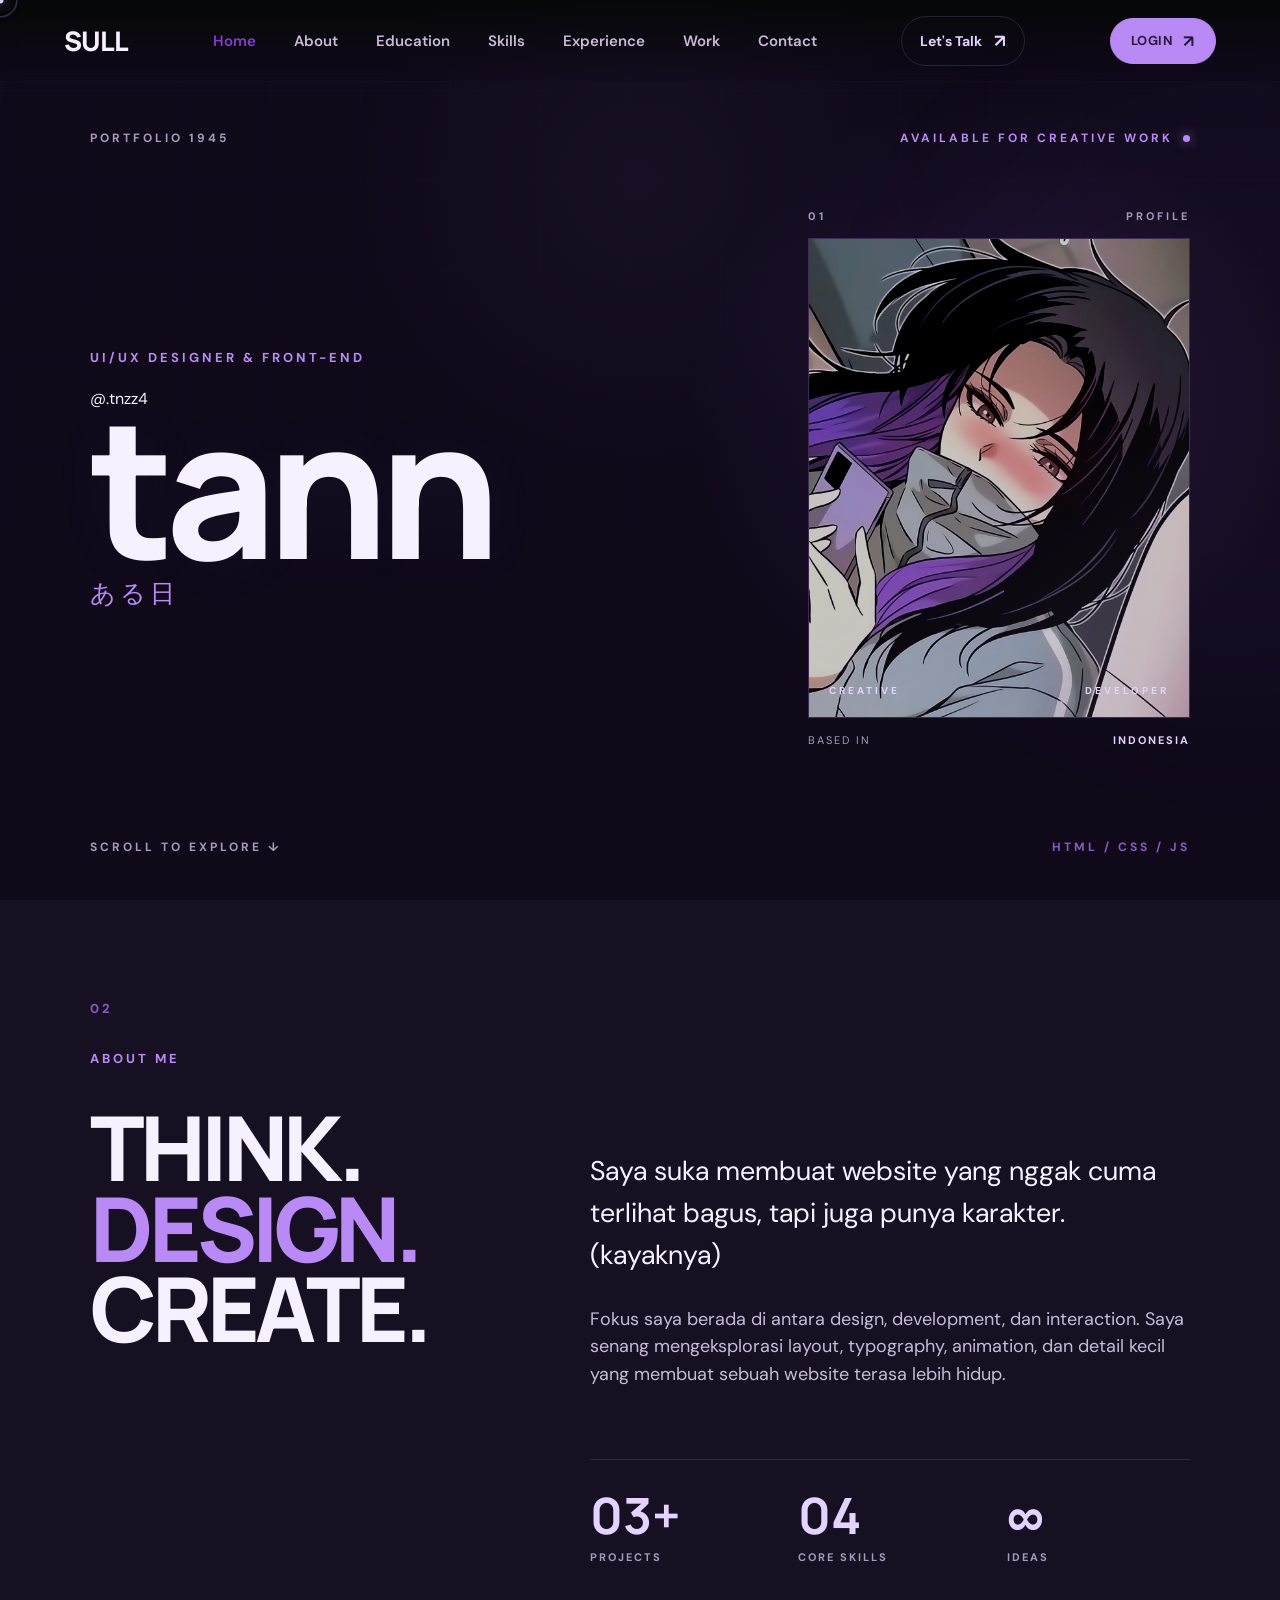
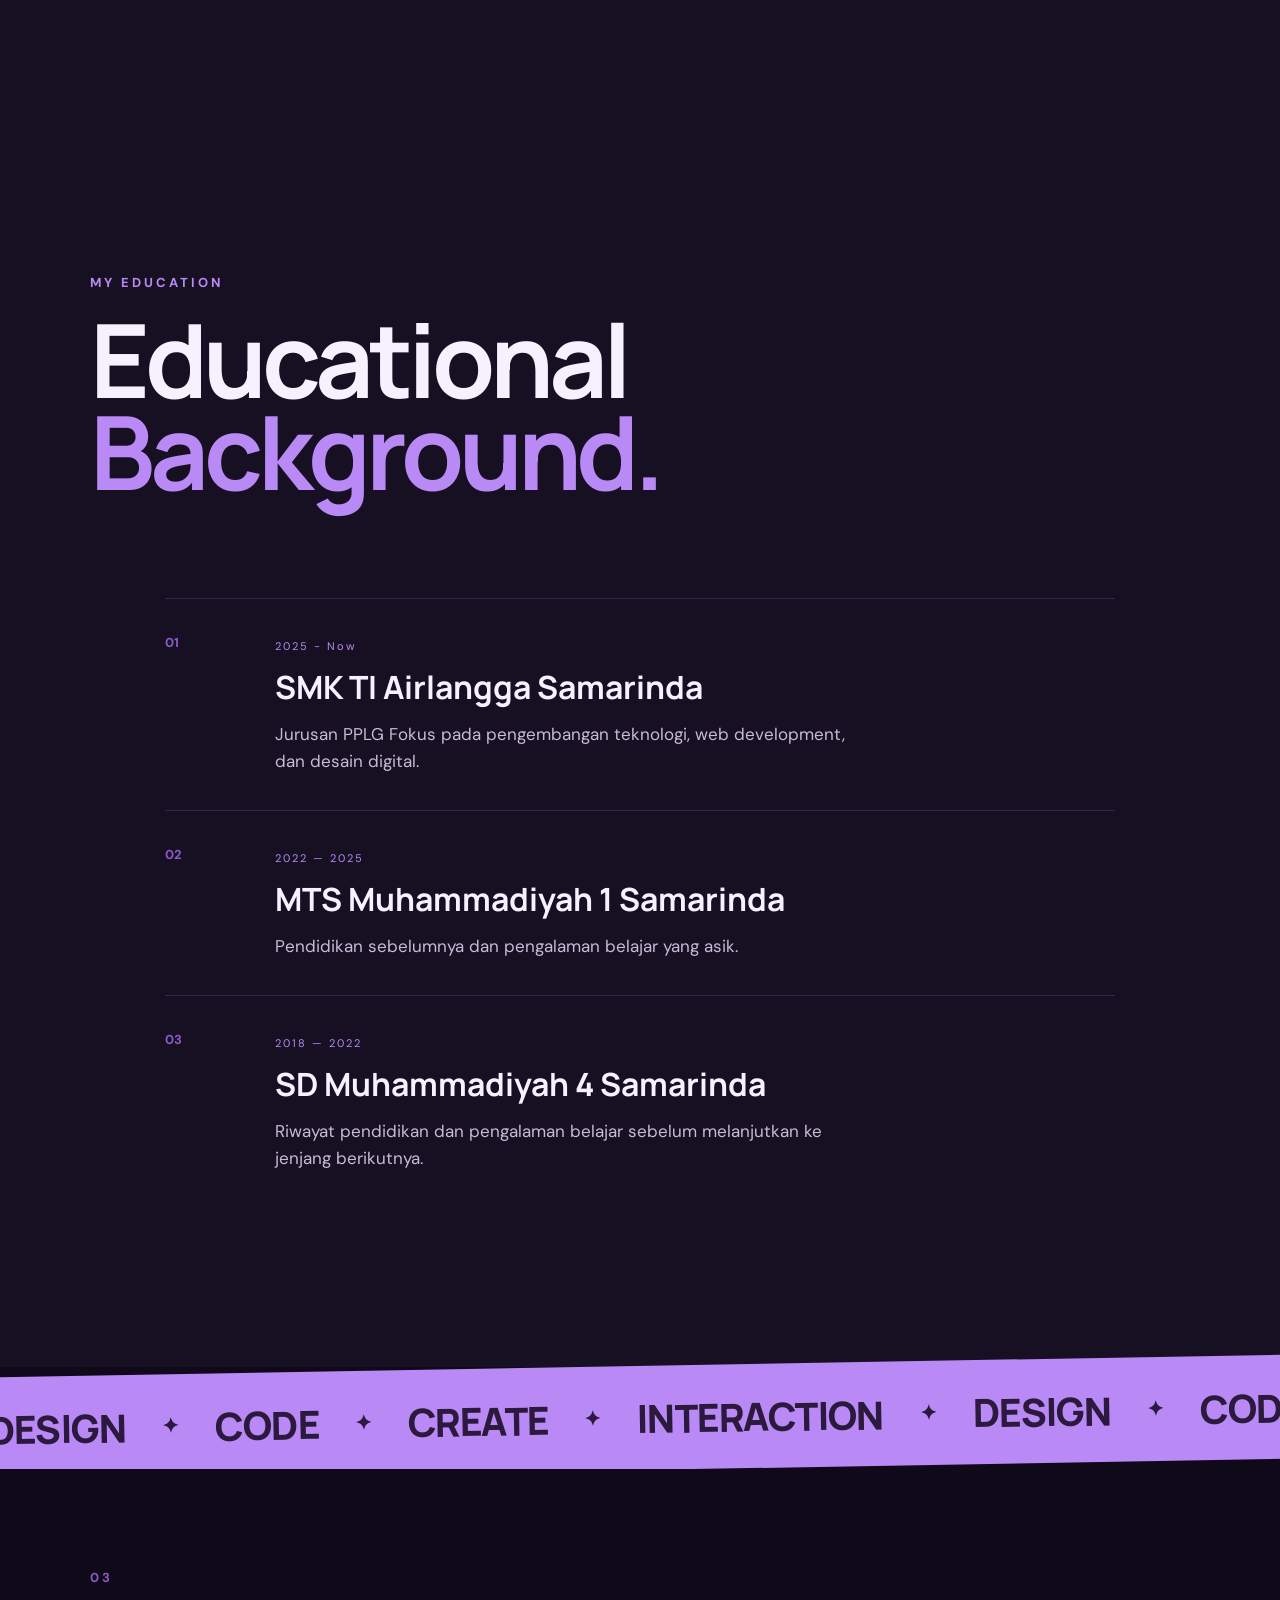
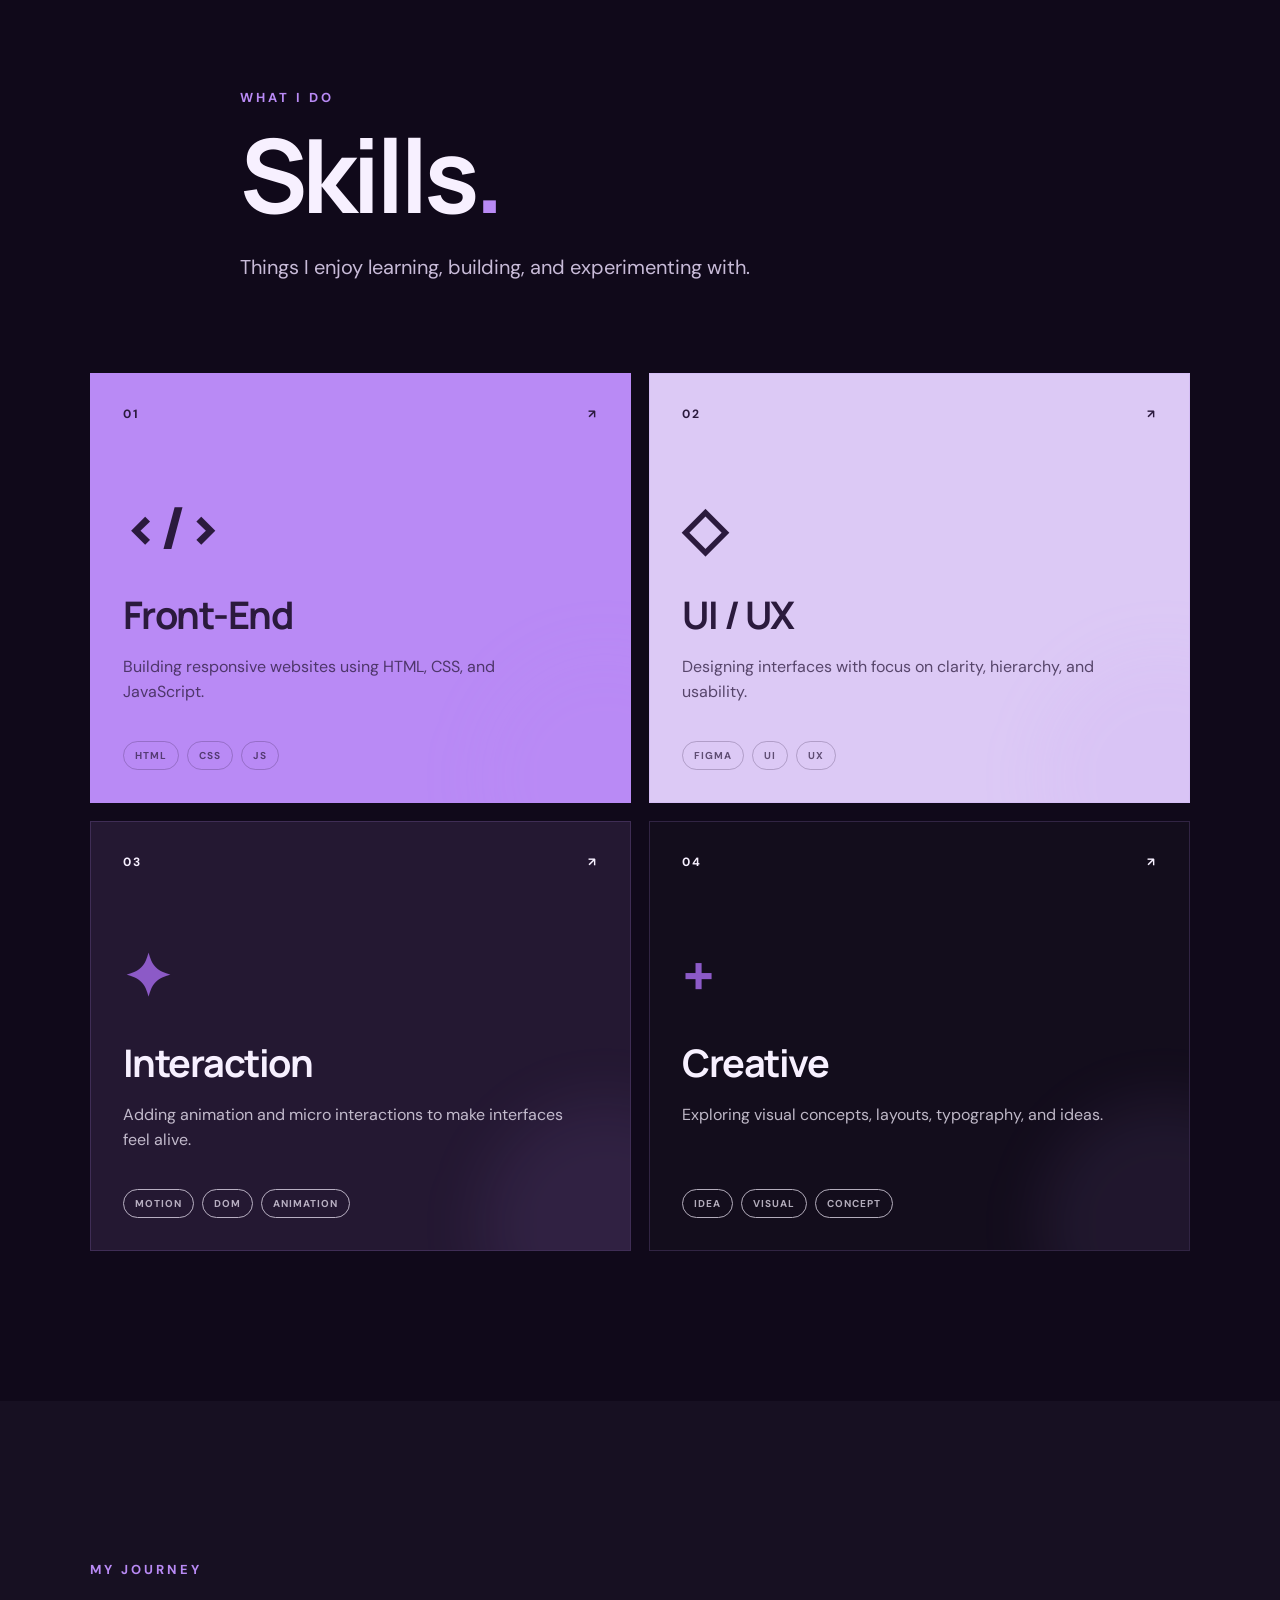
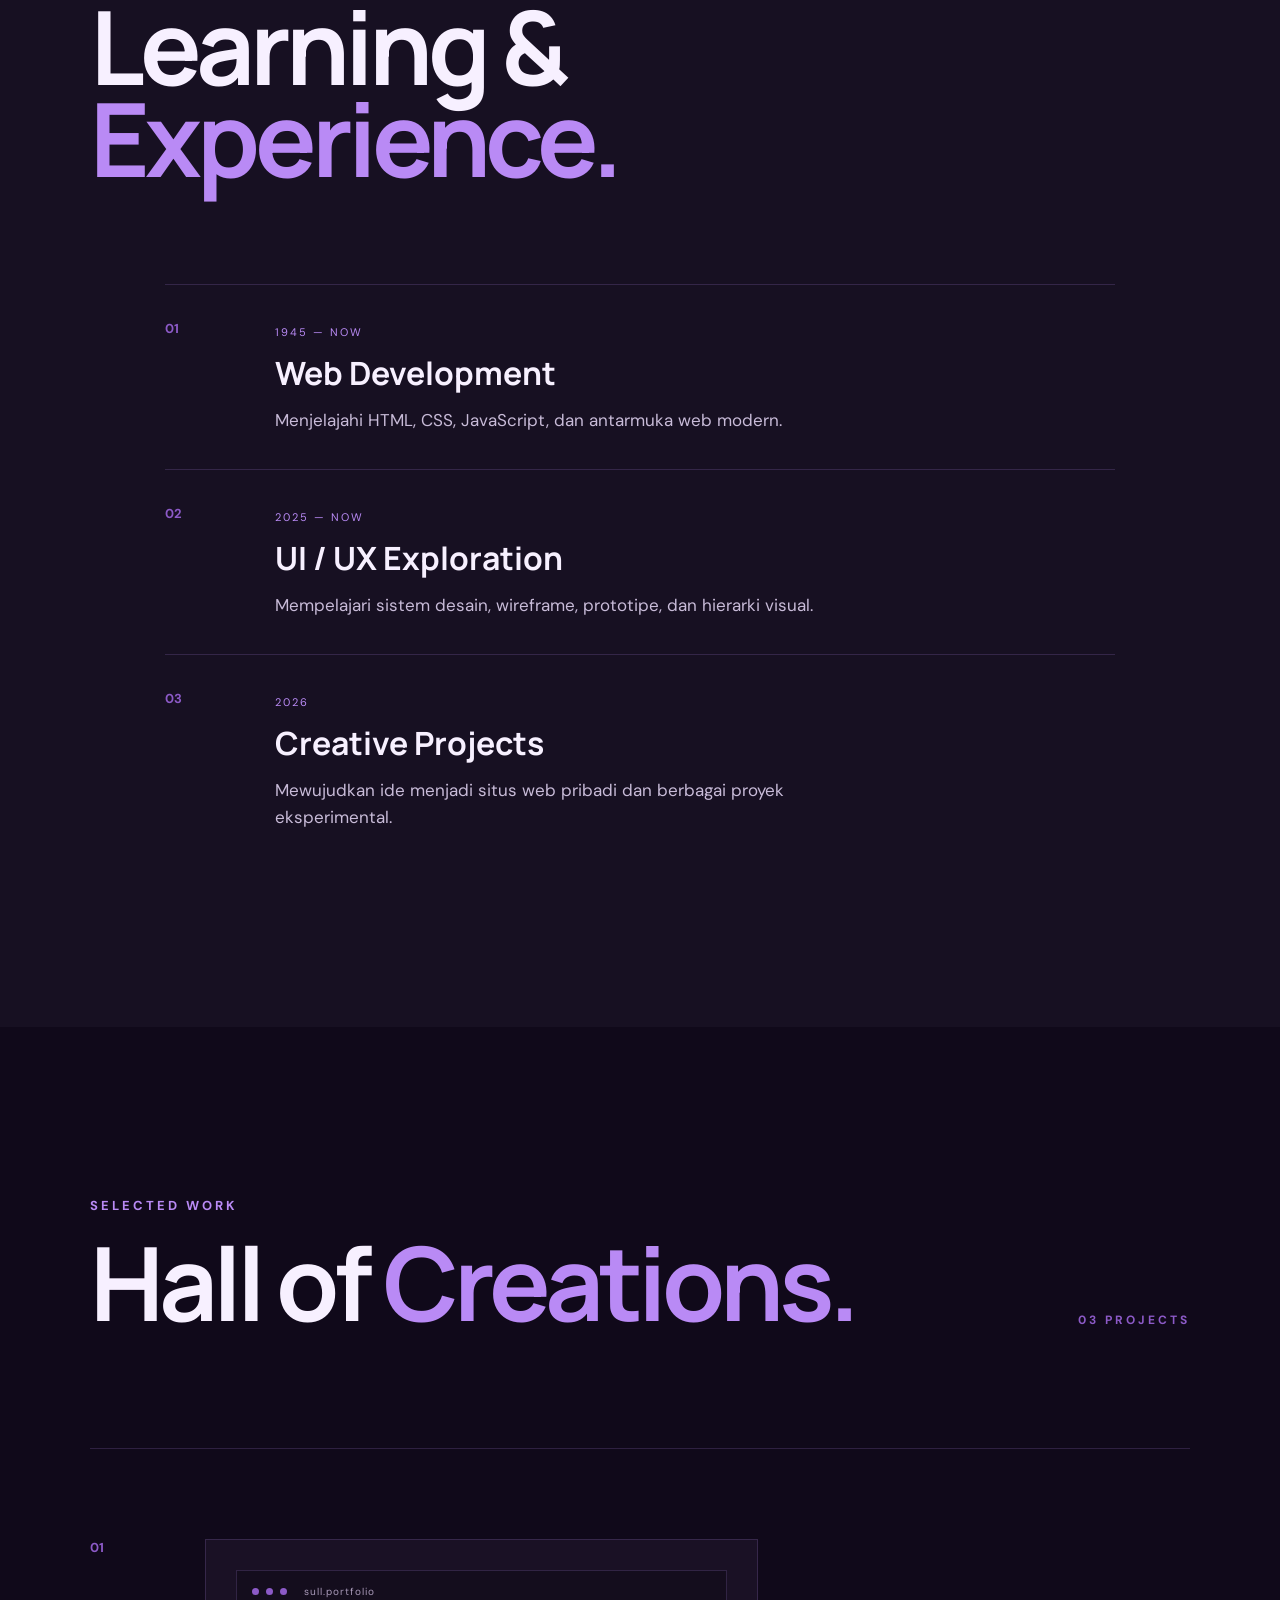
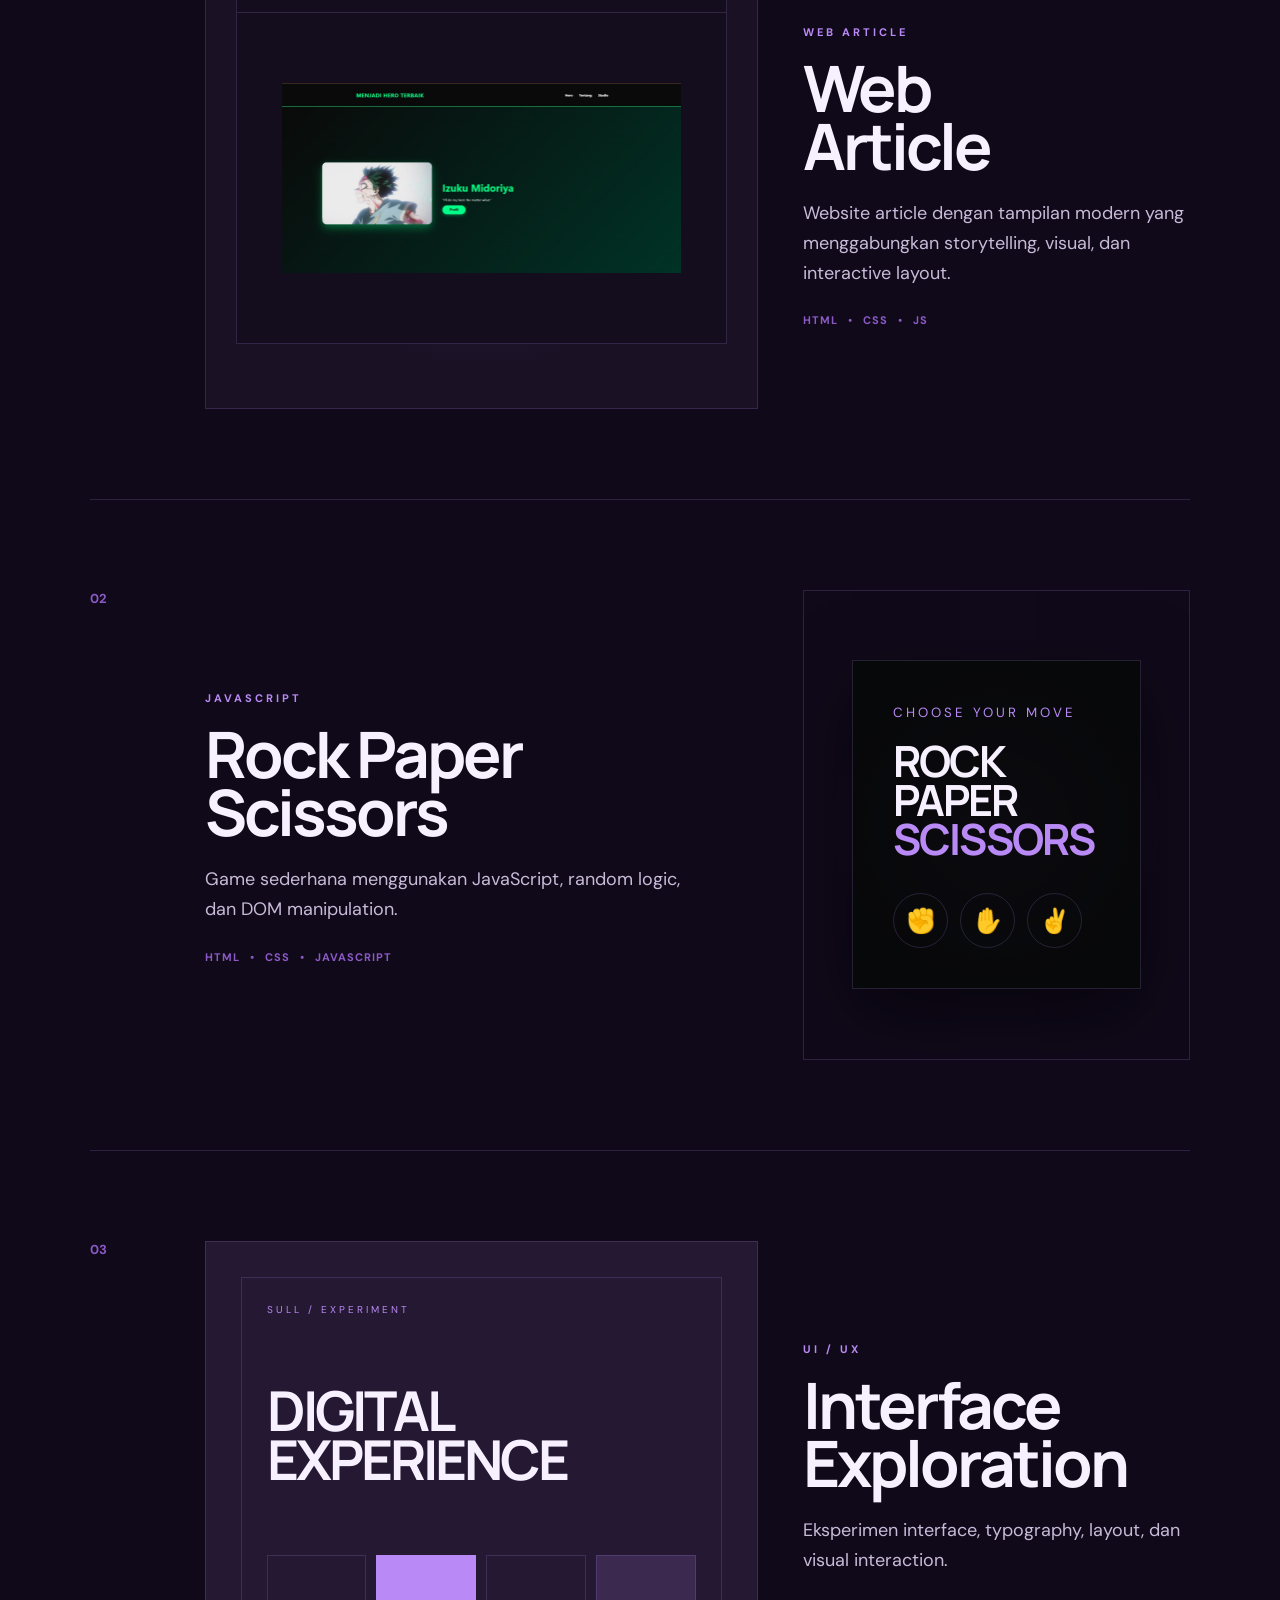
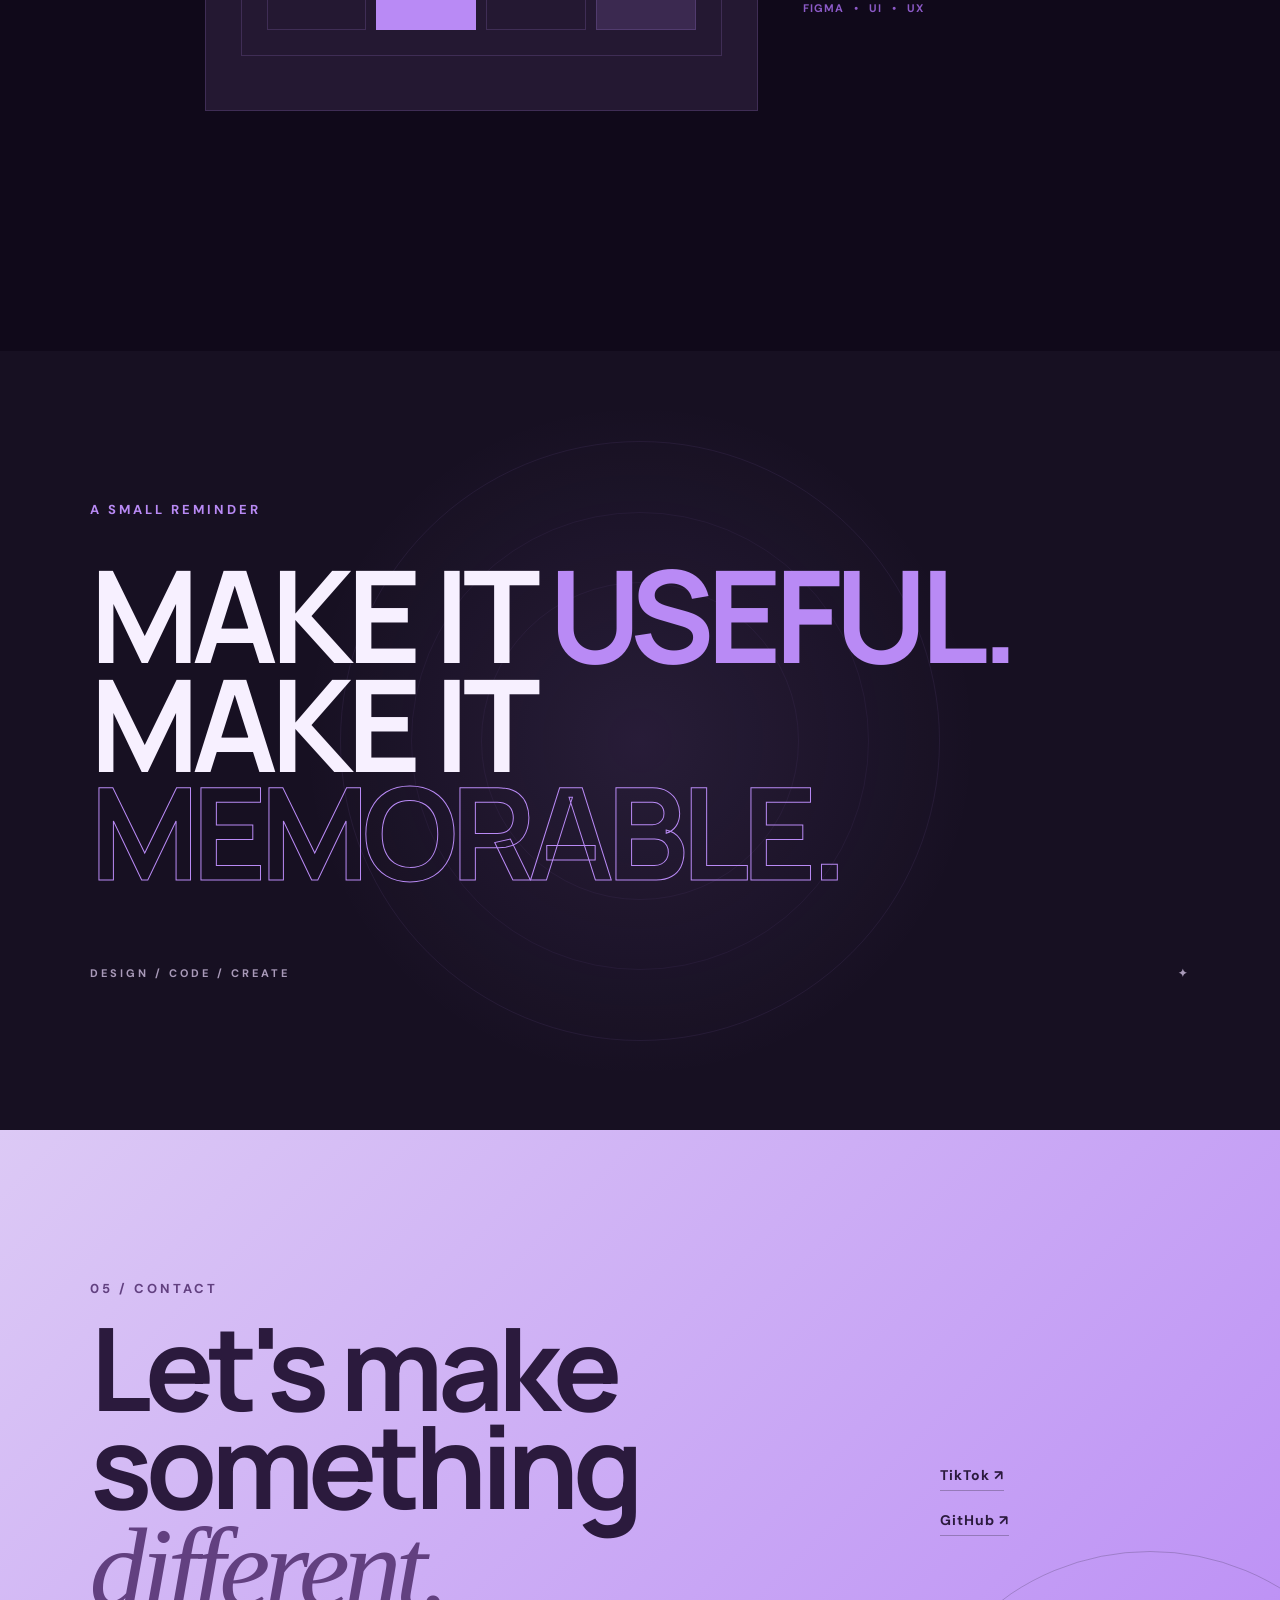
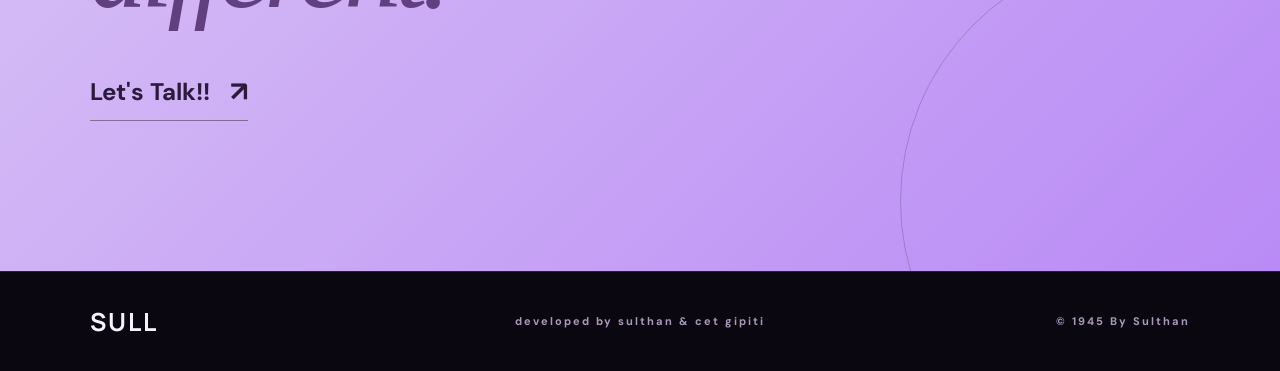
<file: index.html>
<!DOCTYPE html>
<html lang="id">
<head>
    <meta charset="UTF-8">
    <meta name="viewport" content="width=device-width, initial-scale=1.0">

    <title>SULL — Creative Portfolio</title>

    <link rel="stylesheet" href="style.css">

    <link rel="preconnect" href="https://fonts.googleapis.com">
    <link rel="preconnect" href="https://fonts.gstatic.com" crossorigin>

    <link
        href="https://fonts.googleapis.com/css2?family=DM+Sans:wght@400;500;600;700&family=Manrope:wght@500;600;700;800&display=swap"
        rel="stylesheet"
    >
</head>

<body>

    <!-- CURSOR -->
    <div class="cursor"></div>
    <div class="cursor-ring"></div>


    <!-- NAVBAR -->
    <header class="navbar">

        <a href="#home" class="logo">
            SULL<span></span>
        </a>

        <nav>
            <a href="#home">Home</a>
            <a href="#about">About</a>
            <a href="#education">Education</a>
            <a href="#skills">Skills</a>
            <a href="#experience">Experience</a>
            <a href="#work">Work</a>
            <a href="#contact">Contact</a>
            
        </nav>

        <a href="#contact" class="nav-button">
            Let's Talk <span>↗</span>
        </a>

        <a href="login.php" class="login-btn">
            LOGIN <span>↗</span>
        </a>


       
        <button class="menu-button" id="menuButton">
            <span></span>
            <span></span>
        </button>

    </header>


    <main>

        <!-- =====================================
             HERO
        ====================================== -->

        <section class="hero" id="home">

            <div class="hero-grid"></div>

            <div class="hero-top">

                <span>PORTFOLIO 1945</span>

                <span class="hero-status">
                    AVAILABLE FOR CREATIVE WORK
                    <i></i>
                </span>

            </div>


            <div class="hero-content">

                <div class="hero-copy">

                    <p class="eyebrow reveal">
                        UI/UX DESIGNER & FRONT-END
                    </p>

                    <p class="username reveal">
                        @.tnzz4
                    </p>

                    <h1 class="hero-title reveal">
                        tann
                    </h1>

                    <div class="hero-description reveal">

                        <div class="hero-bio">
                            <span>ある日</span>
                        </div>

                    </div>

                </div>


                <!-- PROFILE -->

                <div class="profile-area reveal">

                    <div class="profile-label">
                        <span>01</span>
                        <span>PROFILE</span>
                    </div>

                    <div class="profile-frame">

                        <div class="profile-glow"></div>

                        <img
                            src="shin - haein.jpg"
                            alt="Foto profil SULL"
                        >

                        <div class="profile-overlay">
                            <span>CREATIVE</span>
                            <span>DEVELOPER</span>
                        </div>

                    </div>

                    <div class="profile-info">

                        <span>BASED IN</span>

                        <strong>
                            INDONESIA
                        </strong>

                    </div>

                </div>

            </div>


            <div class="hero-bottom">

                <div class="scroll-text">
                    SCROLL TO EXPLORE ↓
                </div>

                <div class="hero-tools">
                    HTML / CSS / JS
                </div>

            </div>

        </section>


        <!-- =====================================
             ABOUT
        ====================================== -->

        <section class="about section" id="about">

            <div class="section-number">
                02
            </div>

            <div class="about-left reveal">

                <p class="label">
                    ABOUT ME
                </p>

                <div class="about-big">
                THINK.
                <br>
                <span>DESIGN.</span>
                <br>
                CREATE.
                </div>

            </div>


            <div class="about-right">

                <p class="about-text reveal">
                    Saya suka membuat website yang
                    nggak cuma terlihat bagus, tapi juga
                    punya karakter. (kayaknya)
                </p>

                <p class="about-text muted reveal">
                    Fokus saya berada di antara design,
                    development, dan interaction.
                    Saya senang mengeksplorasi layout,
                    typography, animation, dan detail
                    kecil yang membuat sebuah website
                    terasa lebih hidup.
                </p>


                <div class="stats reveal">

                    <div class="stat">
                        <strong>03+</strong>
                        <span>PROJECTS</span>
                    </div>

                    <div class="stat">
                        <strong>04</strong>
                        <span>CORE SKILLS</span>
                    </div>

                    <div class="stat">
                        <strong>∞</strong>
                        <span>IDEAS</span>
                    </div>

                </div>

            </div>

        </section>


        <!-- =====================================
             EDUCATION
        ====================================== -->

        <section class="experience education" id="education">

            <div class="experience-title reveal">

                <p class="label">
                    MY EDUCATION
                </p>

                <h2>
                    Educational
                    <em>Background.</em>
                </h2>

            </div>


            <div class="timeline">

                <div class="timeline-item reveal">

                    <span>01</span>

                    <div>

                        <small>2025 - Now</small>

                        <h3>
                            SMK TI Airlangga Samarinda
                        </h3>

                        <p>
                            Jurusan PPLG
                            Fokus pada pengembangan teknologi,
                            web development, dan desain digital.
                        </p>

                    </div>

                </div>


                <div class="timeline-item reveal">

                    <span>02</span>

                    <div>

                        <small>2022 — 2025</small>

                        <h3>
                            MTS Muhammadiyah 1 Samarinda
                        </h3>

                        <p>
                            Pendidikan sebelumnya dan
                            pengalaman belajar yang asik.
                        </p>

                    </div>

                </div>


                <div class="timeline-item reveal">

                    <span>03</span>

                    <div>

                        <small>2018 — 2022</small>

                        <h3>
                            SD Muhammadiyah 4 Samarinda
                        </h3>

                        <p>
                            Riwayat pendidikan dan pengalaman
                            belajar sebelum melanjutkan ke
                            jenjang berikutnya.
                        </p>

                    </div>

                </div>

            </div>

        </section>


        <!-- =====================================
             COLOR MARQUEE
        ====================================== -->

        <section class="color-marquee">

            <div class="marquee-track">

                <span>DESIGN</span>
                <b>✦</b>

                <span>CODE</span>
                <b>✦</b>

                <span>CREATE</span>
                <b>✦</b>

                <span>INTERACTION</span>
                <b>✦</b>

                <span>DESIGN</span>
                <b>✦</b>

                <span>CODE</span>
                <b>✦</b>

                <span>CREATE</span>
                <b>✦</b>

            </div>

        </section>


        <!-- =====================================
             SKILLS
        ====================================== -->

        <section class="skills section" id="skills">

            <div class="section-number">
                03
            </div>

            <div class="skills-heading reveal">

                <p class="label">
                    WHAT I DO
                </p>

                <h2>
                    Skills<span>.</span>
                </h2>

                <p>
                    Things I enjoy learning,
                    building, and experimenting with.
                </p>

            </div>


            <div class="skills-grid">

                <article class="skill-card green reveal">

                    <div class="card-top">
                        <span>01</span>
                        <span>↗</span>
                    </div>

                    <div class="skill-icon">
                        &lt;/&gt;
                    </div>

                    <h3>
                        Front-End
                    </h3>

                    <p>
                        Building responsive websites
                        using HTML, CSS, and JavaScript.
                    </p>

                    <div class="skill-tags">
                        <span>HTML</span>
                        <span>CSS</span>
                        <span>JS</span>
                    </div>

                </article>


                <article class="skill-card cream reveal">

                    <div class="card-top">
                        <span>02</span>
                        <span>↗</span>
                    </div>

                    <div class="skill-icon">
                        ◇
                    </div>

                    <h3>
                        UI / UX
                    </h3>

                    <p>
                        Designing interfaces with focus
                        on clarity, hierarchy, and usability.
                    </p>

                    <div class="skill-tags">
                        <span>FIGMA</span>
                        <span>UI</span>
                        <span>UX</span>
                    </div>

                </article>


                <article class="skill-card grey reveal">

                    <div class="card-top">
                        <span>03</span>
                        <span>↗</span>
                    </div>

                    <div class="skill-icon">
                        ✦
                    </div>

                    <h3>
                        Interaction
                    </h3>

                    <p>
                        Adding animation and micro
                        interactions to make interfaces
                        feel alive.
                    </p>

                    <div class="skill-tags">
                        <span>MOTION</span>
                        <span>DOM</span>
                        <span>ANIMATION</span>
                    </div>

                </article>


                <article class="skill-card dark reveal">

                    <div class="card-top">
                        <span>04</span>
                        <span>↗</span>
                    </div>

                    <div class="skill-icon">
                        +
                    </div>

                    <h3>
                        Creative
                    </h3>

                    <p>
                        Exploring visual concepts,
                        layouts, typography, and ideas.
                    </p>

                    <div class="skill-tags">
                        <span>IDEA</span>
                        <span>VISUAL</span>
                        <span>CONCEPT</span>
                    </div>

                </article>

            </div>

        </section>


        <!-- =====================================
             EXPERIENCE
        ====================================== -->

        <section class="experience" id="experience">

            <div class="experience-title reveal">

                <p class="label">
                    MY JOURNEY
                </p>

                <h2>
                    Learning &
                    <em>Experience.</em>
                </h2>

            </div>


            <div class="timeline">

                <div class="timeline-item reveal">

                    <span>01</span>

                    <div>

                        <small>1945 — NOW</small>

                        <h3>
                            Web Development
                        </h3>

                        <p>
                            Menjelajahi HTML, CSS, JavaScript, dan antarmuka web modern.
                            
                        
                        </p>

                    </div>

                </div>


                <div class="timeline-item reveal">

                    <span>02</span>

                    <div>

                        <small>2025 — NOW</small>

                        <h3>
                            UI / UX Exploration
                        </h3>

                        <p>
                            Mempelajari sistem desain, wireframe, prototipe, dan hierarki visual.
                            
                            
                        </p>

                    </div>

                </div>


                <div class="timeline-item reveal">

                    <span>03</span>

                    <div>

                        <small>2026</small>

                        <h3>
                            Creative Projects
                        </h3>

                        <p>
                            Mewujudkan ide menjadi situs web pribadi dan berbagai proyek eksperimental.
                    
                        </p>

                    </div>

                </div>

            </div>

        </section>


        <!-- =====================================
             WORK
        ====================================== -->

        <section class="work section" id="work">

            <div class="work-heading reveal">

                <div>

                    <p class="label">
                        SELECTED WORK
                    </p>

                    <h2>
                        Hall of
                        <em>Creations.</em>
                    </h2>

                </div>

                <span class="work-count">
                    03 PROJECTS
                </span>

            </div>


            <!-- PROJECT 01 -->

            <article class="project project-one reveal">

                <div class="project-number">
                    01
                </div>


                <div class="project-preview portfolio-preview">

                    <div class="browser">

                        <div class="browser-bar">

                            <i></i>
                            <i></i>
                            <i></i>

                            <span>
                                sull.portfolio
                            </span>

                        </div>


                        <!-- FOTO / SCREENSHOT PROJECT -->

                        <div class="browser-content">

                            <img
                                src="deku.jpeg"
                                alt="Preview Personal Portfolio"
                                class="project-image"
                            >

                        </div>

                    </div>

                </div>


                <div class="project-detail">

                    <span>
                    WEB ARTICLE
                </span>

                <h3>
                    Web
                    <br>
                    Article
                </h3>

                <p>
                    Website article dengan tampilan
                    modern yang menggabungkan
                    storytelling, visual, dan
                    interactive layout.
                </p>

                    <div class="project-tech">
                        HTML
                        <span>•</span>
                        CSS
                        <span>•</span>
                        JS
                    </div>

                    

                </div>

            </article>


            <!-- PROJECT 02 -->

            <article class="project project-two reveal">

                <div class="project-number">
                    02
                </div>


                <div class="project-detail">

                    <span>
                        JAVASCRIPT
                    </span>

                    <h3>
                        Rock Paper
                        <br>
                        Scissors
                    </h3>

                    <p>
                        Game sederhana menggunakan
                        JavaScript, random logic,
                        dan DOM manipulation.
                    </p>

                    <div class="project-tech">
                        HTML
                        <span>•</span>
                        CSS
                        <span>•</span>
                        JAVASCRIPT
                    </div>

                    

                </div>


                <div class="project-preview rps-preview">

                    <div class="rps-card">

                        <small>
                            CHOOSE YOUR MOVE
                        </small>

                        <h4>
                            ROCK<br>
                            PAPER<br>
                            <span>SCISSORS</span>
                        </h4>

                        <div class="rps-buttons">
                            <b>✊</b>
                            <b>✋</b>
                            <b>✌</b>
                        </div>

                    </div>

                </div>

            </article>


            <!-- PROJECT 03 -->

            <article class="project project-three reveal">

                <div class="project-number">
                    03
                </div>


                <div class="project-preview ui-preview">

                    <div class="fake-ui">

                        <div class="fake-ui-top">
                            SULL / EXPERIMENT
                        </div>

                        <h4>
                            DIGITAL
                            <br>
                            EXPERIENCE
                        </h4>

                        <div class="fake-ui-grid">
                            <i></i>
                            <i></i>
                            <i></i>
                            <i></i>
                        </div>

                    </div>

                </div>


                <div class="project-detail">

                    <span>
                        UI / UX
                    </span>

                    <h3>
                        Interface
                        <br>
                        Exploration
                    </h3>

                    <p>
                        Eksperimen interface,
                        typography, layout,
                        dan visual interaction.
                    </p>

                    <div class="project-tech">
                        FIGMA
                        <span>•</span>
                        UI
                        <span>•</span>
                        UX
                    </div>

                    
                </div>

            </article>

        </section>


        <!-- =====================================
             STATEMENT
        ====================================== -->

        <section class="statement">

            <div class="statement-shape"></div>

            <p class="label reveal">
                A SMALL REMINDER
            </p>

            <h2 class="reveal">

                MAKE IT
                <span>USEFUL.</span>

                <br>

                MAKE IT
                <strong>MEMORABLE.</strong>

            </h2>


            <div class="statement-bottom reveal">

                <span>
                    DESIGN / CODE / CREATE
                </span>

                <span>
                    ✦
                </span>

            </div>

        </section>


        <!-- =====================================
             CONTACT
        ====================================== -->

        <section class="contact" id="contact">

            <div class="contact-orb"></div>

            <div class="contact-content reveal">

                <p class="label">
                    05 / CONTACT
                </p>

                <h2>
                    Let's make
                    <br>
                    something
                    <em>different.</em>
                </h2>

                <a
                    href="mailto:panencoklat1619@email.com"
                    class="email-link"
                >
                    Let's Talk!!
                    <span>↗</span>
                </a>

            </div>


            <div class="contact-side">

                <a
                    href="https://www.tiktok.com/@.tnzz4?is_from_webapp=1&sender_device=pc"
                    target="_blank"
                    rel="noopener noreferrer"
                >
                    TikTok ↗
                </a>

                <a
                    href="https://github.com/sull07-alt"
                    target="_blank"
                    rel="noopener noreferrer"
                >
                    GitHub ↗
                </a>

            </div>

        </section>

    </main>


    <!-- =====================================
         FOOTER
    ====================================== -->

    <footer>

        <div class="footer-logo">
            SULL<span></span>
        </div>

        <div>
            developed by sulthan & cet gipiti 
        </div>

        <div>
            © 1945 By Sulthan
        </div>

    </footer>


    <script src="script.js"></script>

</body>
</html>
</file>
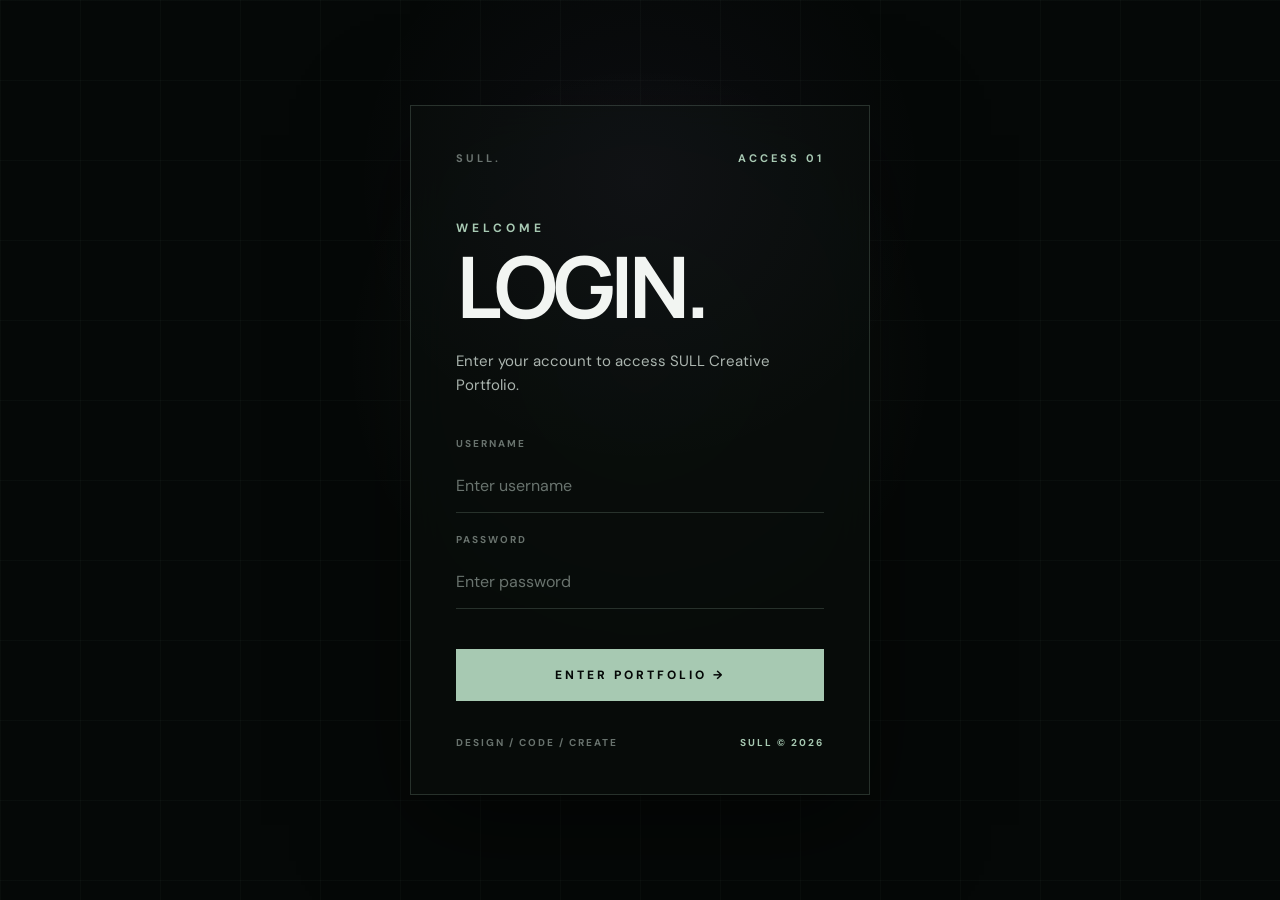
<file: login.html>
<!DOCTYPE html>
<html lang="id">
<head>
    <meta charset="UTF-8">
    <meta name="viewport" content="width=device-width, initial-scale=1.0">

    <title>SULL — Login</title>

    <link rel="stylesheet" href="style.css">

    <style>
        /* =========================================
           SULL LOGIN
        ========================================= */

        .login-page {
            min-height: 100vh;
            display: flex;
            align-items: center;
            justify-content: center;
            padding: 30px;

            background:
                radial-gradient(
                    circle at 50% 40%,
                    rgba(167, 201, 178, 0.10),
                    transparent 35%
                ),
                #050807;

            color: #f2f5f2;
            font-family: "DM Sans", sans-serif;
        }

        .login-grid {
            position: fixed;
            inset: 0;

            background-image:
                linear-gradient(
                    rgba(167, 201, 178, 0.035) 1px,
                    transparent 1px
                ),
                linear-gradient(
                    90deg,
                    rgba(167, 201, 178, 0.035) 1px,
                    transparent 1px
                );

            background-size: 80px 80px;

            pointer-events: none;
        }

        .login-box {
            position: relative;
            z-index: 2;

            width: min(460px, 100%);

            padding: 45px;

            border: 1px solid rgba(167, 201, 178, 0.20);

            background:
                rgba(8, 13, 11, 0.90);

            backdrop-filter: blur(20px);

            box-shadow:
                0 30px 100px rgba(0, 0, 0, 0.5);
        }

        .login-top {
            display: flex;
            justify-content: space-between;

            margin-bottom: 55px;

            font-size: 11px;
            font-weight: 700;

            letter-spacing: 3px;

            color: #69736e;
        }

        .login-top span:last-child {
            color: #a7c9b2;
        }

        .login-label {
            display: block;

            margin-bottom: 12px;

            font-size: 12px;
            font-weight: 700;

            letter-spacing: 4px;

            color: #a7c9b2;
        }

        .login-box h1 {
            margin: 0;

            font-family: "Manrope", sans-serif;

            font-size: clamp(55px, 12vw, 85px);

            line-height: 0.9;

            letter-spacing: -5px;
        }

        .login-description {
            margin-top: 25px;

            color: #aab4ae;

            font-size: 15px;

            line-height: 1.6;
        }

        .login-form {
            margin-top: 40px;
        }

        .input-group {
            margin-bottom: 20px;
        }

        .input-group label {
            display: block;

            margin-bottom: 9px;

            font-size: 10px;
            font-weight: 700;

            letter-spacing: 2px;

            color: #69736e;
        }

        .input-group input {
            width: 100%;

            padding: 16px 0;

            border: none;
            border-bottom: 1px solid rgba(167, 201, 178, 0.20);

            outline: none;

            background: transparent;

            color: #f2f5f2;

            font-family: inherit;
            font-size: 16px;

            transition: border-color 0.3s ease;
        }

        .input-group input:focus {
            border-bottom-color: #a7c9b2;
        }

        .input-group input::placeholder {
            color: #69736e;
        }

        .login-button {
            width: 100%;

            margin-top: 20px;

            padding: 17px 20px;

            border: 1px solid #a7c9b2;

            background: #a7c9b2;

            color: #050807;

            font-family: inherit;

            font-size: 12px;
            font-weight: 800;

            letter-spacing: 3px;

            cursor: pointer;

            transition:
                background 0.3s ease,
                color 0.3s ease,
                transform 0.3s ease;
        }

        .login-button:hover {
            background: transparent;

            color: #a7c9b2;

            transform: translateY(-3px);
        }

        .login-footer {
            display: flex;
            justify-content: space-between;

            margin-top: 35px;

            font-size: 10px;
            font-weight: 700;

            letter-spacing: 2px;

            color: #69736e;
        }

        .login-footer span:last-child {
            color: #a7c9b2;
        }

        @media (max-width: 500px) {

            .login-page {
                padding: 20px;
            }

            .login-box {
                padding: 30px 25px;
            }

            .login-top {
                margin-bottom: 40px;
            }
        }
    </style>
</head>

<body>

    <div class="login-page">

        <div class="login-grid"></div>

        <div class="login-box">

            <div class="login-top">
                <span>SULL.</span>
                <span>ACCESS 01</span>
            </div>

            <span class="login-label">
                WELCOME
            </span>

            <h1>
                LOGIN.
            </h1>

            <p class="login-description">
                Enter your account to access
                SULL Creative Portfolio.
            </p>

            <form
                action="login.php"
                method="POST"
                class="login-form"
            >

                <div class="input-group">

                    <label for="username">
                        USERNAME
                    </label>

                    <input
                        type="text"
                        id="username"
                        name="username"
                        placeholder="Enter username"
                        required
                    >

                </div>


                <div class="input-group">

                    <label for="password">
                        PASSWORD
                    </label>

                    <input
                        type="password"
                        id="password"
                        name="password"
                        placeholder="Enter password"
                        required
                    >

                </div>


                <button
                    type="submit"
                    class="login-button"
                >
                    ENTER PORTFOLIO →
                </button>

            </form>


            <div class="login-footer">
                <span>DESIGN / CODE / CREATE</span>
                <span>SULL © 2026</span>
            </div>

        </div>

    </div>

</body>
</html>
</file>
<file: style.css>
/* =========================================================
   SULL. — ULQUIORRA THEME
   BLACK / PALE GREEN / WHITE
========================================================= */

@import url('https://fonts.googleapis.com/css2?family=DM+Sans:wght@400;500;600;700&family=Manrope:wght@500;600;700;800&display=swap');

:root {
    --black: #10091A;
    --black-2: #171022;
    --black-3: #21162E;

    --green: #B98AF5;
    --green-light: #E4D2FF;
    --green-dark: #8C5AC7;

    --white: #F7F0FF;
    --grey: #C8BBD8;
    --grey-dark: #A99AB9;

    --line: rgba(185, 138, 245, 0.18);

    --serif: Georgia, "Times New Roman", serif;
    --sans: "DM Sans", sans-serif;
    --display: "Manrope", sans-serif;
}


/* =========================================================
   RESET
========================================================= */

* {
    margin: 0;
    padding: 0;
    box-sizing: border-box;
}

html {
    scroll-behavior: smooth;
}

body {
    background: var(--black);
    color: var(--white);
    font-family: var(--sans);
    overflow-x: hidden;
}

a {
    color: inherit;
    text-decoration: none;
}

button {
    font: inherit;
}

::selection {
    background: var(--green);
    color: #2B1A3D;
}


/* =========================================================
   BODY ATMOSPHERE
========================================================= */

body::before {
    content: "";
    position: fixed;
    inset: 0;
    pointer-events: none;
    z-index: 999;

    background:
        radial-gradient(
            circle at 50% 20%,
            rgba(185, 138, 245, 0.045),
            transparent 30%
        );

    mix-blend-mode: screen;
}


/* =========================================================
   CUSTOM CURSOR
========================================================= */

.cursor {
    position: fixed;
    width: 7px;
    height: 7px;

    background: var(--green-light);

    border-radius: 50%;

    transform: translate(-50%, -50%);

    pointer-events: none;
    z-index: 9999;

    box-shadow:
        0 0 12px rgba(185, 138, 245, 0.8),
        0 0 30px rgba(185, 138, 245, 0.3);
}

.cursor-ring {
    position: fixed;

    width: 35px;
    height: 35px;

    border: 1px solid rgba(185, 138, 245, 0.55);

    border-radius: 50%;

    transform: translate(-50%, -50%);

    pointer-events: none;
    z-index: 9998;

    transition:
        width 0.35s ease,
        height 0.35s ease,
        border-color 0.35s ease;

    backdrop-filter: blur(2px);
}


/* =========================================================
   NAVBAR
========================================================= */

.navbar {
    position: fixed;

    top: 0;
    left: 0;

    width: 100%;

    height: 82px;

    padding: 0 5vw;

    display: flex;
    align-items: center;
    justify-content: space-between;

    z-index: 1000;

    background:
        linear-gradient(
            to bottom,
            rgba(5, 8, 7, 0.94),
            rgba(5, 8, 7, 0)
        );

    border-bottom: 1px solid rgba(185, 138, 245, 0.06);

    backdrop-filter: blur(12px);
}

.logo {
    font-family: var(--display);

    font-size: 27px;
    font-weight: 800;

    letter-spacing: -1px;
}

.logo span,
.footer-logo span {
    color: var(--green);
}

.navbar nav {
    display: flex;
    gap: 38px;
}

.navbar nav a {
    position: relative;

    font-size: 15px;
    font-weight: 600;

    color: var(--grey);

    transition:
        color 0.3s ease;
}

.navbar nav a::after {
    content: "";

    position: absolute;

    left: 0;
    bottom: -8px;

    width: 0;
    height: 1px;

    background: var(--green);

    transition: width 0.3s ease;
}

.navbar nav a:hover {
    color: var(--green-light);
}

.navbar nav a:hover::after {
    width: 100%;
}

.nav-button {
    display: flex;
    align-items: center;
    gap: 12px;

    padding: 12px 18px;

    border: 1px solid var(--line);

    border-radius: 999px;

    font-size: 14px;
    font-weight: 700;

    color: var(--green-light);

    transition:
        background 0.3s ease,
        border-color 0.3s ease,
        transform 0.3s ease;
}

.nav-button:hover {
    background: rgba(185, 138, 245, 0.08);
    border-color: rgba(185, 138, 245, 0.45);

    transform: translateY(-2px);
}

.nav-button span {
    font-size: 18px;
}


/* =========================================================
   LOGIN BUTTON
========================================================= */

.login-btn {
    display: inline-flex;
    align-items: center;
    gap: 10px;

    padding: 11px 20px;

    background: var(--green);
    color: #2B1A3D;

    border: 1px solid var(--green);
    border-radius: 999px;

    font-family: var(--sans);
    font-size: 13px;
    font-weight: 700;
    letter-spacing: 0.04em;

    text-decoration: none;

    transition:
        background 0.3s ease,
        color 0.3s ease,
        border-color 0.3s ease,
        transform 0.3s ease,
        box-shadow 0.3s ease;
}

.login-btn span {
    font-size: 17px;
    transition: transform 0.3s ease;
}

.login-btn:hover {
    background: transparent;
    color: var(--green-light);
    border-color: var(--green-light);
    transform: translateY(-2px);
    box-shadow: 0 0 22px rgba(185, 138, 245, 0.12);
}

.login-btn:hover span {
    transform: translate(3px, -3px);
}

.menu-button {
    display: none;

    width: 42px;
    height: 42px;

    border: 1px solid var(--line);
    border-radius: 50%;

    background: transparent;

    cursor: pointer;
}

.menu-button span {
    display: block;

    width: 17px;
    height: 1px;

    margin: 5px auto;

    background: var(--green-light);
}


/* =========================================================
   GLOBAL SECTION
========================================================= */

.section {
    position: relative;

    padding: 150px 7vw;
}

.section-number {
    position: absolute;

    top: 100px;
    left: 7vw;

    font-size: 13px;
    font-weight: 700;

    letter-spacing: 3px;

    color: var(--green-dark);
}


/* =========================================================
   HERO
========================================================= */

.hero {
    position: relative;

    min-height: 100vh;

    padding: 130px 7vw 45px;

    display: flex;
    flex-direction: column;
    justify-content: space-between;

    overflow: hidden;

    background:
        radial-gradient(
            circle at 78% 45%,
            rgba(150, 95, 220, 0.13),
            transparent 28%
        ),
        var(--black);
}

.hero::before {
    content: "";

    position: absolute;

    width: 600px;
    height: 600px;

    right: -250px;
    top: 10%;

    border-radius: 50%;

    background: rgba(150, 95, 220, 0.04);

    filter: blur(80px);
}

.hero-grid {
    position: absolute;

    inset: 0;

    opacity: 0.22;

    background-image:
        linear-gradient(
            rgba(185, 138, 245, 0.07) 1px,
            transparent 1px
        ),
        linear-gradient(
            90deg,
            rgba(185, 138, 245, 0.07) 1px,
            transparent 1px
        );

    background-size: 90px 90px;

    mask-image:
        linear-gradient(
            to bottom,
            black,
            transparent 80%
        );

    pointer-events: none;
}

.hero-top,
.hero-bottom {
    position: relative;

    display: flex;
    justify-content: space-between;
    align-items: center;

    z-index: 2;
}

.hero-top {
    font-size: 12px;
    font-weight: 700;

    letter-spacing: 3px;

    color: var(--grey-dark);
}

.hero-status {
    display: flex;
    align-items: center;
    gap: 10px;

    color: var(--green);
}

.hero-status i {
    width: 7px;
    height: 7px;

    border-radius: 50%;

    background: var(--green);

    box-shadow:
        0 0 12px rgba(185, 138, 245, 0.8);

    animation: pulse 2s infinite;
}

@keyframes pulse {
    0%,
    100% {
        opacity: 1;
        transform: scale(1);
    }

    50% {
        opacity: 0.4;
        transform: scale(0.7);
    }
}


/* =========================================================
   HERO CONTENT
========================================================= */

.hero-content {
    position: relative;

    display: grid;

    grid-template-columns:
        minmax(0, 1.25fr)
        minmax(320px, 0.75fr);

    align-items: center;

    gap: 80px;

    z-index: 2;
}

.eyebrow,
.label {
    font-size: 13px;
    font-weight: 700;

    letter-spacing: 3px;

    color: var(--green);

    margin-bottom: 22px;
}

.hero-title {
    font-family: var(--display);

    font-size: clamp(100px, 15vw, 220px);

    line-height: 0.8;

    letter-spacing: -10px;

    font-weight: 800;

    color: var(--white);

    text-shadow:
        0 0 60px rgba(185, 138, 245, 0.05);
}

.hero-title span {
    display: inline-block;

    width: 20px;
    height: 20px;

    margin-left: 10px;

    border-radius: 50%;

    background: var(--green);

    box-shadow:
        0 0 25px rgba(185, 138, 245, 0.5);
}

.hero-description {
    margin-top: 50px;

    display: flex;
    align-items: center;
    gap: 55px;
}

.hero-description p {
    max-width: 480px;

    font-size: 21px;
    line-height: 1.65;

    color: var(--grey);
}

.round-arrow {
    width: 105px;
    height: 105px;

    flex-shrink: 0;

    border: 1px solid var(--line);

    border-radius: 50%;

    display: flex;
    align-items: center;
    justify-content: center;

    flex-direction: column;

    color: var(--green-light);

    transition:
        background 0.4s ease,
        transform 0.4s ease,
        border-color 0.4s ease;
}

.round-arrow span {
    font-size: 10px;

    letter-spacing: 2px;

    text-align: center;

    line-height: 1.4;
}

.round-arrow {
    font-size: 25px;
}

.round-arrow:hover {
    background: var(--green);
    border-color: var(--green);

    color: #2B1A3D;

    transform: rotate(12deg) scale(1.05);
}


/* =========================================================
   PROFILE
========================================================= */

.profile-area {
    position: relative;

    max-width: 420px;

    justify-self: end;
}

.profile-label {
    display: flex;
    justify-content: space-between;

    margin-bottom: 15px;

    font-size: 11px;
    font-weight: 700;

    letter-spacing: 3px;

    color: var(--grey-dark);
}

.profile-frame {
    position: relative;

    width: 100%;
    height: 480px;

    overflow: hidden;

    border: 1px solid var(--line);

    background: var(--black-3);
}

.profile-frame::before {
    content: "";

    position: absolute;
    inset: 0;

    z-index: 2;

    background:
        linear-gradient(
            145deg,
            transparent 40%,
            rgba(185, 138, 245, 0.14)
        );

    pointer-events: none;
}

.profile-glow {
    position: absolute;

    width: 230px;
    height: 230px;

    left: 50%;
    top: 50%;

    transform: translate(-50%, -50%);

    background: rgba(185, 138, 245, 0.16);

    filter: blur(70px);
}

.profile-frame img {
    width: 100%;
    height: 100%;

    object-fit: cover;

    filter:
        grayscale(20%)
        contrast(1.08)
        brightness(0.78);

    transition:
        transform 0.7s ease,
        filter 0.7s ease;
}

.profile-frame:hover img {
    transform: scale(1.04);

    filter:
        grayscale(0%)
        contrast(1.05)
        brightness(0.9);
}

.profile-overlay {
    position: absolute;

    bottom: 20px;
    left: 20px;

    right: 20px;

    display: flex;
    justify-content: space-between;

    z-index: 3;

    font-size: 10px;
    font-weight: 700;

    letter-spacing: 3px;

    color: var(--green-light);
}

.profile-info {
    display: flex;
    justify-content: space-between;

    margin-top: 15px;

    font-size: 11px;

    letter-spacing: 2px;

    color: var(--grey-dark);
}

.profile-info strong {
    color: var(--green-light);
}


/* =========================================================
   HERO BOTTOM
========================================================= */

.hero-bottom {
    padding-top: 30px;

    font-size: 12px;
    font-weight: 700;

    letter-spacing: 3px;

    color: var(--grey-dark);
}

.hero-tools {
    color: var(--green-dark);
}


/* =========================================================
   ABOUT
========================================================= */

.about {
    min-height: 800px;

    display: grid;

    grid-template-columns: 0.8fr 1.2fr;

    gap: 100px;

    background: var(--black-2);
}

.about-big {
    margin-top: 40px;

    font-family: var(--display);

    font-size: clamp(55px, 7vw, 110px);

    font-weight: 800;

    line-height: 0.9;

    letter-spacing: -5px;
}

.about-big span {
    color: var(--green);
}

.about-right {
    padding-top: 100px;
}

.about-text {
    max-width: 750px;

    font-size: 27px;
    line-height: 1.55;

    color: var(--white);

    margin-bottom: 30px;
}

.about-text.muted {
    max-width: 650px;

    font-size: 18px;

    color: var(--grey);
}

.stats {
    display: grid;

    grid-template-columns: repeat(3, 1fr);

    gap: 25px;

    margin-top: 70px;

    border-top: 1px solid var(--line);

    padding-top: 30px;
}

.stat strong {
    display: block;

    font-family: var(--display);

    font-size: 50px;

    color: var(--green-light);

    line-height: 1;
}

.stat span {
    display: block;

    margin-top: 10px;

    font-size: 11px;
    font-weight: 700;

    letter-spacing: 2px;

    color: var(--grey-dark);
}


/* =========================================================
   MARQUEE
========================================================= */

.color-marquee {
    overflow: hidden;

    padding: 25px 0;

    background: var(--green);

    color: #2B1A3D;

    transform: rotate(-1deg) scale(1.02);
}

.marquee-track {
    width: max-content;

    display: flex;
    align-items: center;

    gap: 35px;

    animation: marquee 18s linear infinite;
}

.marquee-track span {
    font-family: var(--display);

    font-size: 38px;

    font-weight: 800;

    letter-spacing: -1px;
}

.marquee-track b {
    font-size: 20px;
}

@keyframes marquee {
    from {
        transform: translateX(0);
    }

    to {
        transform: translateX(-50%);
    }
}


/* =========================================================
   SKILLS
========================================================= */

.skills {
    background: var(--black);
}

.skills-heading {
    max-width: 800px;

    margin:
        70px
        auto
        90px;
}

.skills-heading h2,
.work-heading h2 {
    font-family: var(--display);

    font-size: clamp(65px, 8vw, 120px);

    line-height: 0.9;

    letter-spacing: -5px;
}

.skills-heading h2 span {
    color: var(--green);
}

.skills-heading > p:last-child {
    max-width: 550px;

    margin-top: 30px;

    font-size: 20px;
    line-height: 1.6;

    color: var(--grey);
}

.skills-grid {
    display: grid;

    grid-template-columns:
        repeat(2, minmax(0, 1fr));

    gap: 18px;
}

.skill-card {
    position: relative;

    min-height: 430px;

    padding: 32px;

    border: 1px solid var(--line);

    overflow: hidden;

    transition:
        transform 0.4s ease,
        border-color 0.4s ease;
}

.skill-card::before {
    content: "";

    position: absolute;

    width: 250px;
    height: 250px;

    right: -100px;
    bottom: -100px;

    border-radius: 50%;

    background: rgba(185, 138, 245, 0.08);

    filter: blur(30px);

    transition: transform 0.5s ease;
}

.skill-card:hover {
    transform: translateY(-8px);

    border-color: rgba(185, 138, 245, 0.4);
}

.skill-card:hover::before {
    transform: scale(1.5);
}

.skill-card.green {
    background: var(--green);

    color: #2B1A3D;

    border-color: var(--green);
}

.skill-card.cream {
    background: #DCC9F5;

    color: #2B1A3D;
}

.skill-card.grey {
    background: #241832;

    color: var(--white);
}

.skill-card.dark {
    background: #130D1C;

    color: var(--white);
}

.card-top {
    display: flex;
    justify-content: space-between;

    font-size: 12px;
    font-weight: 700;

    letter-spacing: 2px;
}

.skill-icon {
    margin-top: 70px;

    font-family: var(--display);

    font-size: 58px;
    font-weight: 800;

    color: var(--green-dark);
}

.skill-card.green .skill-icon,
.skill-card.cream .skill-icon {
    color: #624080;
}

.skill-card h3 {
    margin-top: 25px;

    font-family: var(--display);

    font-size: 38px;

    letter-spacing: -1.5px;
}

.skill-card p {
    max-width: 440px;

    margin-top: 14px;

    font-size: 17px;

    line-height: 1.55;

    opacity: 0.75;
}

.skill-tags {
    position: absolute;

    bottom: 30px;
    left: 32px;

    display: flex;

    gap: 8px;
}

.skill-tags span {
    padding: 7px 11px;

    border: 1px solid currentColor;

    border-radius: 999px;

    font-size: 10px;

    font-weight: 700;

    letter-spacing: 1px;

    opacity: 0.7;
}


/* =========================================================
   EXPERIENCE
========================================================= */

.experience {
    padding: 160px 7vw;

    background: var(--black-2);
}

.experience-title {
    max-width: 800px;
}

.experience-title h2 {
    font-family: var(--display);

    font-size: clamp(60px, 8vw, 115px);

    line-height: 0.9;

    letter-spacing: -5px;
}

.experience-title h2 em {
    color: var(--green);

    font-style: normal;
}

.timeline {
    max-width: 950px;

    margin:
        100px
        auto
        0;
}

.timeline-item {
    display: grid;

    grid-template-columns: 80px 1fr;

    gap: 30px;

    padding: 35px 0;

    border-top: 1px solid var(--line);
}

.timeline-item > span {
    font-size: 13px;
    font-weight: 700;

    color: var(--green-dark);
}

.timeline-item small {
    font-size: 11px;

    letter-spacing: 2px;

    color: var(--green);
}

.timeline-item h3 {
    margin-top: 10px;

    font-family: var(--display);

    font-size: 32px;
}

.timeline-item p {
    max-width: 600px;

    margin-top: 12px;

    font-size: 17px;
    line-height: 1.6;

    color: var(--grey);
}


/* =========================================================
   WORK
========================================================= */

.work {
    background: var(--black);

    padding-top: 170px;
}

.work-heading {
    display: flex;

    align-items: flex-end;

    justify-content: space-between;

    margin-bottom: 120px;
}

.work-heading h2 em {
    color: var(--green);

    font-style: normal;
}

.work-count {
    font-size: 12px;
    font-weight: 700;

    letter-spacing: 3px;

    color: var(--green-dark);
}

.project {
    display: grid;

    grid-template-columns: 70px minmax(0, 1fr) minmax(320px, 0.7fr);

    align-items: center;

    gap: 45px;

    padding: 90px 0;

    border-top: 1px solid var(--line);
}

.project-number {
    align-self: start;

    font-size: 13px;
    font-weight: 700;

    color: var(--green-dark);
}

.project-preview {
    min-height: 470px;

    border: 1px solid var(--line);

    overflow: hidden;

    transition:
        border-color 0.4s ease;
}

.project-preview:hover {
    border-color: rgba(185, 138, 245, 0.45);
}


/* =========================================================
   PROJECT 01 BROWSER
========================================================= */

.portfolio-preview {
    padding: 30px;

    background:
        radial-gradient(
            circle at center,
            rgba(185, 138, 245, 0.1),
            transparent 55%
        ),
        #1A1125;
}

.browser {
    height: 100%;

    border: 1px solid var(--line);

    background: #140D1D;
}

.browser-bar {
    height: 42px;

    display: flex;
    align-items: center;

    gap: 7px;

    padding: 0 15px;

    border-bottom: 1px solid var(--line);
}

.browser-bar i {
    width: 7px;
    height: 7px;

    border-radius: 50%;

    background: var(--green-dark);
}

.browser-bar span {
    margin-left: 10px;

    font-size: 10px;

    letter-spacing: 1px;

    color: var(--grey-dark);
}

.browser-content {
    height: calc(100% - 42px);

    padding: 70px 45px;

    display: flex;
    flex-direction: column;
    justify-content: center;
}

.browser-content small {
    color: var(--green);

    letter-spacing: 3px;
}

.browser-content strong {
    margin-top: 20px;

    font-family: var(--display);

    font-size: 75px;

    letter-spacing: -5px;
}

.preview-line {
    width: 80%;

    height: 1px;

    margin-top: 30px;

    background: var(--green-dark);
}

.preview-blocks {
    display: flex;

    gap: 10px;

    margin-top: 30px;
}

.preview-blocks i {
    width: 65px;
    height: 40px;

    border: 1px solid var(--line);
}


/* =========================================================
   PROJECT 02 RPS
========================================================= */

.rps-preview {
    display: flex;

    align-items: center;
    justify-content: center;

    background:
        radial-gradient(
            circle at center,
            rgba(185, 138, 245, 0.12),
            transparent 55%
        );
}

.rps-card {
    width: 75%;

    padding: 40px;

    border: 1px solid var(--line);

    background: rgba(5, 8, 7, 0.8);

    box-shadow:
        0 25px 70px rgba(0, 0, 0, 0.5);
}

.rps-card small {
    color: var(--green);

    letter-spacing: 3px;
}

.rps-card h4 {
    margin-top: 20px;

    font-family: var(--display);

    font-size: 43px;

    line-height: 0.9;

    letter-spacing: -2px;
}

.rps-card h4 span {
    color: var(--green);
}

.rps-buttons {
    display: flex;

    gap: 12px;

    margin-top: 35px;
}

.rps-buttons b {
    width: 55px;
    height: 55px;

    display: grid;
    place-items: center;

    border: 1px solid var(--line);

    border-radius: 50%;

    font-size: 24px;

    transition:
        transform 0.3s ease,
        background 0.3s ease;
}

.rps-buttons b:hover {
    background: var(--green);

    color: #2B1A3D;

    transform: translateY(-5px);
}


/* =========================================================
   PROJECT 03 UI
========================================================= */

.ui-preview {
    padding: 35px;

    background: #241832;
}

.fake-ui {
    height: 100%;

    padding: 25px;

    border: 1px solid var(--line);
}

.fake-ui-top {
    font-size: 10px;

    letter-spacing: 3px;

    color: var(--green);
}

.fake-ui h4 {
    margin-top: 70px;

    font-family: var(--display);

    font-size: 55px;

    line-height: 0.9;

    letter-spacing: -3px;
}

.fake-ui-grid {
    display: grid;

    grid-template-columns: repeat(4, 1fr);

    gap: 10px;

    margin-top: 70px;
}

.fake-ui-grid i {
    height: 75px;

    border: 1px solid var(--line);
}

.fake-ui-grid i:nth-child(2) {
    background: var(--green);
}

.fake-ui-grid i:nth-child(4) {
    background: rgba(185, 138, 245, 0.15);
}


/* =========================================================
   PROJECT DETAIL
========================================================= */

.project-detail > span {
    font-size: 11px;
    font-weight: 700;

    letter-spacing: 3px;

    color: var(--green);
}

.project-detail h3 {
    margin-top: 18px;

    font-family: var(--display);

    font-size: clamp(43px, 5vw, 75px);

    line-height: 0.9;

    letter-spacing: -3px;
}

.project-detail p {
    max-width: 480px;

    margin-top: 25px;

    font-size: 18px;

    line-height: 1.65;

    color: var(--grey);
}

.project-tech {
    display: flex;
    gap: 10px;

    margin-top: 25px;

    font-size: 11px;
    font-weight: 700;

    letter-spacing: 1px;

    color: var(--green-dark);
}

.view-project {
    display: inline-flex;

    align-items: center;

    gap: 15px;

    margin-top: 35px;

    padding-bottom: 8px;

    border-bottom: 1px solid var(--green-dark);

    font-size: 12px;
    font-weight: 700;

    letter-spacing: 2px;

    color: var(--green-light);

    transition:
        gap 0.3s ease,
        color 0.3s ease;
}

.view-project:hover {
    gap: 25px;

    color: var(--green);
}

.view-project span {
    font-size: 18px;
}


/* =========================================================
   STATEMENT
========================================================= */

.statement {
    position: relative;

    min-height: 700px;

    padding: 150px 7vw;

    display: flex;
    flex-direction: column;
    justify-content: center;

    overflow: hidden;

    background:
        radial-gradient(
            circle at 50% 50%,
            rgba(185, 138, 245, 0.1),
            transparent 45%
        ),
        var(--black-2);
}

.statement-shape {
    position: absolute;

    width: 600px;
    height: 600px;

    top: 50%;
    left: 50%;

    transform: translate(-50%, -50%);

    border: 1px solid rgba(185, 138, 245, 0.08);

    border-radius: 50%;
}

.statement-shape::before,
.statement-shape::after {
    content: "";

    position: absolute;

    inset: 70px;

    border: 1px solid rgba(185, 138, 245, 0.06);

    border-radius: 50%;
}

.statement-shape::after {
    inset: 140px;
}

.statement .label,
.statement h2,
.statement-bottom {
    position: relative;

    z-index: 2;
}

.statement h2 {
    margin-top: 20px;

    font-family: var(--display);

    font-size: clamp(65px, 10vw, 150px);

    line-height: 0.85;

    letter-spacing: -7px;
}

.statement h2 span {
    color: var(--green);
}

.statement h2 strong {
    color: transparent;

    -webkit-text-stroke:
        1px var(--green);
}

.statement-bottom {
    display: flex;
    justify-content: space-between;

    margin-top: 80px;

    font-size: 11px;
    font-weight: 700;

    letter-spacing: 3px;

    color: var(--grey-dark);
}


/* =========================================================
   CONTACT
========================================================= */

.contact {
    position: relative;

    min-height: 700px;

    padding: 150px 7vw;

    display: grid;

    grid-template-columns: 1fr 250px;

    align-items: center;

    overflow: hidden;

    background: var(--green);

    color: #2B1A3D;
}

.contact-orb {
    position: absolute;

    width: 500px;
    height: 500px;

    right: -120px;
    bottom: -180px;

    border-radius: 50%;

    border: 1px solid rgba(5, 8, 7, 0.18);
}

.contact-content .label {
    color: #624080;
}

.contact h2 {
    font-family: var(--display);

    font-size: clamp(65px, 9vw, 135px);

    line-height: 0.85;

    letter-spacing: -6px;
}

.contact h2 em {
    font-family: var(--serif);

    font-weight: 400;

    color: #624080;
}

.email-link {
    display: inline-flex;

    align-items: center;

    gap: 20px;

    margin-top: 55px;

    padding-bottom: 10px;

    border-bottom: 1px solid rgba(5, 8, 7, 0.4);

    font-size: 24px;
    font-weight: 700;
}

.email-link span {
    font-size: 28px;

    transition:
        transform 0.3s ease;
}

.email-link:hover span {
    transform: translate(5px, -5px);
}

.contact-side {
    position: relative;

    display: flex;
    flex-direction: column;

    gap: 20px;
}

.contact-side a {
    width: fit-content;

    font-size: 14px;
    font-weight: 700;

    letter-spacing: 1px;

    border-bottom: 1px solid rgba(5, 8, 7, 0.25);

    padding-bottom: 6px;

    transition:
        transform 0.3s ease;
}

.contact-side a:hover {
    transform: translateX(8px);
}


/* =========================================================
   FOOTER
========================================================= */

footer {
    min-height: 100px;

    padding: 30px 7vw;

    display: grid;

    grid-template-columns: 1fr 1fr 1fr;

    align-items: center;

    background: #0B0710;

    border-top: 1px solid var(--line);

    color: var(--grey-dark);

    font-size: 11px;
    font-weight: 700;

    letter-spacing: 2px;
}

.footer-logo {
    font-family: var(--display);

    font-size: 25px;

    color: var(--white);
}

footer > div:nth-child(2) {
    text-align: center;
}

footer > div:nth-child(3) {
    text-align: right;
}


/* =========================================================
   SCROLL REVEAL
========================================================= */

.reveal {
    opacity: 0;

    transform: translateY(35px);

    transition:
        opacity 0.8s ease,
        transform 0.8s ease;
}

.reveal.show {
    opacity: 1;

    transform: translateY(0);
}


/* =========================================================
   RESPONSIVE
========================================================= */

@media (max-width: 1000px) {

    .navbar nav {
        gap: 20px;
    }

    .hero-content {
        grid-template-columns: 1fr;

        gap: 60px;
    }

    .profile-area {
        justify-self: start;

        max-width: 360px;
    }

    .profile-frame {
        height: 420px;
    }

    .about {
        grid-template-columns: 1fr;

        gap: 30px;
    }

    .about-right {
        padding-top: 0;
    }

    .project {
        grid-template-columns: 50px 1fr;

        gap: 25px;
    }

    .project-preview,
    .project-detail {
        grid-column: 2;
    }

    .contact {
        grid-template-columns: 1fr;
    }

    .contact-side {
        margin-top: 70px;
    }
}


/* =========================================================
   TABLET
========================================================= */

@media (max-width: 750px) {

    .navbar {
        height: 70px;

        padding: 0 6vw;
    }

    .navbar nav,
    .nav-button {
        display: none;
    }

    .menu-button {
        display: block;
    }

    .navbar.menu-open nav {
        position: absolute;

        display: flex;
        flex-direction: column;

        top: 70px;
        left: 0;

        width: 100%;

        padding: 30px 6vw;

        gap: 25px;

        background: rgba(5, 8, 7, 0.97);

        border-bottom: 1px solid var(--line);

        backdrop-filter: blur(20px);
    }

    .navbar.menu-open nav a {
        font-size: 20px;
    }

    .hero {
        padding:
            110px
            6vw
            35px;
    }

    .hero-top {
        font-size: 9px;
    }

    .hero-status {
        display: none;
    }

    .hero-title {
        font-size: clamp(75px, 20vw, 140px);

        letter-spacing: -6px;
    }

    .hero-description {
        flex-direction: column;

        align-items: flex-start;

        gap: 35px;
    }

    .hero-description p {
        font-size: 18px;
    }

    .round-arrow {
        width: 85px;
        height: 85px;
    }

    .profile-area {
        max-width: 100%;
    }

    .section {
        padding:
            110px
            6vw;
    }

    .section-number {
        top: 70px;
        left: 6vw;
    }

    .about-big {
        font-size: 65px;
    }

    .about-text {
        font-size: 22px;
    }

    .skills-heading {
        margin:
            50px
            0
            60px;
    }

    .skills-grid {
        grid-template-columns: 1fr;
    }

    .skill-card {
        min-height: 380px;
    }

    .experience {
        padding:
            110px
            6vw;
    }

    .timeline {
        margin-top: 70px;
    }

    .work {
        padding-top: 110px;
    }

    .work-heading {
        flex-direction: column;

        align-items: flex-start;

        gap: 25px;

        margin-bottom: 70px;
    }

    .project {
        padding: 60px 0;

        grid-template-columns: 35px 1fr;
    }

    .project-preview {
        min-height: 380px;
    }

    .project-detail h3 {
        font-size: 48px;
    }

    .statement {
        min-height: 600px;

        padding:
            110px
            6vw;
    }

    .statement-shape {
        width: 450px;
        height: 450px;
    }

    .contact {
        padding:
            110px
            6vw;
    }

    footer {
        grid-template-columns: 1fr;

        gap: 20px;

        text-align: center;
    }

    footer > div:nth-child(2),
    footer > div:nth-child(3) {
        text-align: center;
    }
}


/* =========================================================
   SMALL PHONE
========================================================= */

@media (max-width: 480px) {

    .logo {
        font-size: 23px;
    }

    .hero-title {
        font-size: 70px;

        letter-spacing: -4px;
    }

    .hero-title span {
        width: 12px;
        height: 12px;
    }

    .hero-description p {
        font-size: 17px;
    }

    .profile-frame {
        height: 390px;
    }

    .about-big {
        font-size: 53px;

        letter-spacing: -3px;
    }

    .about-text {
        font-size: 20px;
    }

    .stats {
        grid-template-columns: 1fr;

        gap: 25px;
    }

    .skills-heading h2,
    .work-heading h2 {
        font-size: 65px;
    }

    .skill-card {
        min-height: 400px;

        padding: 25px;
    }

    .skill-card h3 {
        font-size: 32px;
    }

    .skill-card p {
        font-size: 16px;
    }

    .timeline-item {
        grid-template-columns: 35px 1fr;

        gap: 15px;
    }

    .timeline-item h3 {
        font-size: 26px;
    }

    .project {
        grid-template-columns: 1fr;

        gap: 20px;
    }

    .project-number {
        grid-column: 1;
    }

    .project-preview,
    .project-detail {
        grid-column: 1;
    }

    .project-preview {
        min-height: 320px;
    }

    .browser-content strong {
        font-size: 55px;
    }

    .rps-card {
        width: 85%;

        padding: 25px;
    }

    .rps-card h4 {
        font-size: 34px;
    }

    .fake-ui h4 {
        font-size: 42px;
    }

    .statement h2 {
        font-size: 65px;

        letter-spacing: -4px;
    }

    .email-link {
        font-size: 18px;
    }
}


/* =========================================================
   REDUCE MOTION
========================================================= */

@media (prefers-reduced-motion: reduce) {

    *,
    *::before,
    *::after {
        scroll-behavior: auto !important;

        animation-duration: 0.01ms !important;
        animation-iteration-count: 1 !important;

        transition-duration: 0.01ms !important;
    }
}

/* ===== HERO BIO FINAL ===== */

.hero-copy {
    display: flex;
    flex-direction: column;
    align-items: flex-start;
}

.hero-title {
    margin: 0 !important;
}

.hero-description {
    width: 100%;
    margin-top: 25px !important;
    margin-left: 0 !important;

    display: flex !important;
    flex-direction: row !important;
    align-items: center !important;
    justify-content: flex-start !important;

    gap: 45px !important;
}

.hero-bio {
    display: block;
    margin: 0;
}

.hero-bio span {
    display: block;
    margin: 0;
    font-size: 24px;
    line-height: 1;
    letter-spacing: 5px;
    color: var(--green);
}

.hero-description .round-arrow {
    flex-shrink: 0;
    margin: 0;
}

/* MOBILE */
@media (max-width: 700px) {

    .hero-description {
        margin-top: 22px !important;
        gap: 25px !important;
    }

    .hero-bio span {
        font-size: 20px;
    }

    .hero-description .round-arrow {
        width: 82px;
        height: 82px;
    }
}

.hero-description {
    margin-top: 18px !important;
    margin-left: 0 !important;
    display: flex !important;
    align-items: center !important;
    gap: 70px !important;
}

.hero-bio span {
    font-size: 25px;
    letter-spacing: 4px;
}

/* =========================================
   LIGHT / DARK MODE
========================================= */

.theme-button {
    width: 42px;
    height: 42px;

    margin-left: 12px;

    display: grid;
    place-items: center;

    border: 1px solid var(--line);
    border-radius: 50%;

    background: transparent;
    color: var(--green-light);

    font-size: 20px;

    cursor: pointer;

    transition:
        transform 0.4s ease,
        background 0.4s ease,
        color 0.4s ease,
        border-color 0.4s ease;
}

.theme-button:hover {
    transform: rotate(25deg) scale(1.08);

    background: var(--green);
    color: #2B1A3D;

    border-color: var(--green);
}









/* =========================================
   GLOBAL THEME TRANSITION
========================================= */

body,
.navbar,
.hero,
.about,
.skills,
.experience,
.work,
.statement,
.contact,
footer,
.skill-card,
.project-preview,
.profile-frame,
.theme-button {
    transition:
        background-color 0.6s ease,
        color 0.6s ease,
        border-color 0.6s ease;
}


/* =========================================
   PROFILE IMAGE TRANSITION
========================================= */

.profile-frame img {

    transition:
        opacity 0.35s ease,
        transform 0.7s ease,
        filter 0.7s ease;
}


/* =========================================
   MOBILE THEME BUTTON
========================================= */

@media (max-width: 750px) {

    .theme-button {

        width: 38px;
        height: 38px;

        margin-left: auto;
        margin-right: 10px;

        font-size: 18px;
    }
}

/* =========================================================
   SKILL CARD — RESPONSIVE FIX
   FIX TEXT / TAG OVERLAP
========================================================= */

.skill-card {
    display: flex;
    flex-direction: column;
    justify-content: flex-start;

    min-height: 430px;
    padding: 32px;

    position: relative;
    overflow: hidden;
}


/* Icon */

.skill-icon {
    margin-top: 65px;
    flex-shrink: 0;
}


/* Title */

.skill-card h3 {
    margin-top: 22px;
    flex-shrink: 0;
}


/* Description */

.skill-card p {
    max-width: 520px;

    margin-top: 14px;
    margin-bottom: 0;

    line-height: 1.6;

    position: relative;
    z-index: 2;
}


/* TAGS */

.skill-tags {
    position: static;

    display: flex;
    flex-wrap: wrap;

    gap: 8px;

    margin-top: auto;
    padding-top: 28px;

    z-index: 3;
}

.skill-tags span {
    white-space: nowrap;
}


/* =========================================================
   DESKTOP
========================================================= */

@media (min-width: 1001px) {

    .skill-card {
        min-height: 430px;
    }

    .skill-icon {
        margin-top: 65px;
    }

    .skill-card h3 {
        font-size: 38px;
    }

    .skill-card p {
        max-width: 450px;
        font-size: 16px;
    }

}


/* =========================================================
   TABLET
========================================================= */

@media (max-width: 1000px) {

    .skill-card {
        min-height: 400px;
    }

    .skill-icon {
        margin-top: 55px;
    }

    .skill-card h3 {
        margin-top: 20px;
    }

    .skill-card p {
        max-width: 100%;
        font-size: 16px;
    }

    .skill-tags {
        padding-top: 24px;
    }

}


/* =========================================================
   MOBILE
========================================================= */

@media (max-width: 750px) {

    .skills-grid {
        display: grid;
        grid-template-columns: 1fr;

        gap: 14px;
    }


    .skill-card {
        width: 100%;
        min-height: 0;

        height: auto;

        padding: 28px;

        display: flex;
        flex-direction: column;
    }


    .card-top {
        width: 100%;
    }


    .skill-icon {
        margin-top: 58px;

        font-size: 52px;
    }


    .skill-card h3 {
        margin-top: 20px;

        font-size: 34px;

        line-height: 1;
    }


    .skill-card p {
        width: 100%;

        margin-top: 15px;

        font-size: 16px;

        line-height: 1.55;
    }


    .skill-tags {
        position: static;

        margin-top: 25px;

        padding-top: 0;

        display: flex;
        flex-wrap: wrap;

        gap: 7px;
    }


    .skill-tags span {
        padding: 7px 10px;

        font-size: 9px;
    }

}


/* =========================================================
   SMALL PHONE
========================================================= */

@media (max-width: 480px) {

    .skill-card {
        padding: 25px;

        min-height: 0;
    }


    .skill-icon {
        margin-top: 55px;

        font-size: 48px;
    }


    .skill-card h3 {
        font-size: 32px;

        margin-top: 18px;
    }


    .skill-card p {
        font-size: 15px;

        line-height: 1.6;
    }


    .skill-tags {
        margin-top: 22px;

        gap: 6px;
    }


    .skill-tags span {
        padding: 6px 9px;

        font-size: 9px;
    }

}


/* =========================================================
   VERY SMALL PHONE
========================================================= */

@media (max-width: 380px) {

    .skill-card {
        padding: 22px;
    }


    .skill-icon {
        margin-top: 48px;
    }


    .skill-card h3 {
        font-size: 29px;
    }


    .skill-card p {
        font-size: 14px;
    }

}

/* =========================================================
   LIGHT / DARK MODE
========================================================= */

body {
    transition:
        background 0.5s ease,
        color 0.5s ease;
}

/* THEME BUTTON */

.theme-button {
    width: 42px;
    height: 42px;

    border: 1px solid var(--line);
    border-radius: 50%;

    background: transparent;
    color: var(--green-light);

    display: grid;
    place-items: center;

    font-size: 20px;

    cursor: pointer;

    transition:
        background 0.3s ease,
        color 0.3s ease,
        border-color 0.3s ease,
        transform 0.3s ease;
}

.theme-button:hover {
    transform: rotate(20deg);
    background: var(--green);
    color: #2B1A3D;
    border-color: var(--green);
}


/* =========================================================
   LIGHT MODE
========================================================= */


/* LIGHT MODE VARIABLES */
body.light-mode {
    --black: #F8F8F6;
    --black-2: #F0EFF3;
    --black-3: #E2E0E7;

    --green: #62B9D8;
    --green-light: #A7E0EF;
    --green-dark: #397FA8;

    --white: #292437;
    --grey: #514A60;
    --grey-dark: #6D6579;

    --line: rgba(57, 127, 168, 0.22);
}



/* NAVBAR */

body.light-mode .navbar {

    background:
        linear-gradient(
            to bottom,
            rgba(244, 242, 235, 0.96),
            rgba(244, 242, 235, 0)
        );

    border-bottom-color:
        rgba(40, 60, 48, 0.08);
}


/* HERO */

body.light-mode .hero {

    background:
        radial-gradient(
            circle at 78% 45%,
            rgba(150, 95, 220, 0.16),
            transparent 28%
        ),
        var(--black);
}

body.light-mode .hero-grid {

    opacity: 0.18;

    background-image:
        linear-gradient(
            rgba(140, 90, 199, 0.08) 1px,
            transparent 1px
        ),
        linear-gradient(
            90deg,
            rgba(140, 90, 199, 0.08) 1px,
            transparent 1px
        );
}


/* PROFILE */

body.light-mode .profile-frame {

    background: var(--black-3);

    border-color: var(--line);
}

body.light-mode .profile-frame img {

    filter:
        grayscale(5%)
        contrast(1.02)
        brightness(1);
}


/* ABOUT */

body.light-mode .about,
body.light-mode .experience {

    background: var(--black-2);
}


/* SKILLS */

body.light-mode .skills {

    background: var(--black);
}

body.light-mode .skill-card.green {

    background: #a8c9b4;
}

body.light-mode .skill-card.cream {

    background: #E9DFF4;
}

body.light-mode .skill-card.grey {

    background: #E4D8F0;

    color: #2B1A3D;
}

body.light-mode .skill-card.dark {

    background: #D8C4EA;

    color: #2B1A3D;
}


/* WORK */

body.light-mode .work {

    background: var(--black);
}


/* PROJECT 01 */

body.light-mode .portfolio-preview {

    background:
        radial-gradient(
            circle at center,
            rgba(140, 90, 199, 0.15),
            transparent 55%
        ),
        #E9DFF4;
}

body.light-mode .browser {

    background: #F8F4FC;
}


/* PROJECT 02 */

body.light-mode .rps-preview {

    background:
        radial-gradient(
            circle at center,
            rgba(140, 90, 199, 0.18),
            transparent 55%
        );
}

body.light-mode .rps-card {

    background: rgba(240, 240, 234, 0.9);

    box-shadow:
        0 25px 70px rgba(30, 40, 35, 0.12);
}


/* PROJECT 03 */

body.light-mode .ui-preview {

    background: #E4D8F0;
}


/* STATEMENT */

body.light-mode .statement {

    background:
        radial-gradient(
            circle at 50% 50%,
            rgba(140, 90, 199, 0.14),
            transparent 45%
        ),
        var(--black-2);
}


/* FOOTER */

body.light-mode footer {

    background: #E4D8F0;
}


/* MENU MOBILE */

body.light-mode .navbar.menu-open nav {

    background: rgba(244, 242, 235, 0.98);

    border-bottom:
        1px solid var(--line);

    backdrop-filter: blur(20px);
}

body.light-mode .navbar.menu-open nav a {

    color: #2B1A3D;
}

body.light-mode .navbar.menu-open nav a:hover {

    color: var(--green-dark);
}


/* MENU BUTTON */

body.light-mode .menu-button {

    border-color: var(--line);
}

body.light-mode .menu-button span {

    background: var(--white);
}


/* CURSOR */

body.light-mode .cursor {

    background: var(--green-dark);

    box-shadow:
        0 0 12px rgba(140, 90, 199, 0.5),
        0 0 30px rgba(140, 90, 199, 0.15);
}

body.light-mode .cursor-ring {

    border-color:
        rgba(140, 90, 199, 0.45);
}


/* =========================================================
   MOBILE NAVBAR
========================================================= */

@media (max-width: 750px) {

    .navbar {

        gap: 10px;
    }

    .theme-button {

        margin-left: auto;
        margin-right: 0;
    }

}



/* =========================================================
   SULL PURPLE HAIR PALETTE — READABILITY POLISH
   Inspired by the purple gradient in the reference image.
========================================================= */

html, body, .navbar, .section, .skill-card, .project-preview,
.contact, footer, .theme-button, .login-btn {
    transition:
        background-color 0.35s ease,
        color 0.35s ease,
        border-color 0.35s ease;
}

/* Make muted text readable on the dark purple theme */


/* Light lavender cards use deep plum text, never pure black */
.skill-card.green,
.skill-card.cream {
    color: #2B1A3D;
}
.skill-card.green h3,
.skill-card.green p,
.skill-card.green .card-top,
.skill-card.green .skill-icon,
.skill-card.cream h3,
.skill-card.cream p,
.skill-card.cream .card-top,
.skill-card.cream .skill-icon {
    color: #2B1A3D;
}
.skill-card.green .skill-tags span,
.skill-card.cream .skill-tags span {
    color: #2B1A3D;
    border-color: rgba(43, 26, 61, 0.35);
}

/* Contact section: pale lavender surface with readable plum text */
.contact {
    background: linear-gradient(135deg, #DCC9F5, #B98AF5);
    color: #2B1A3D;
}
.contact .label,
.contact h2 em {
    color: #624080;
}
</file>
